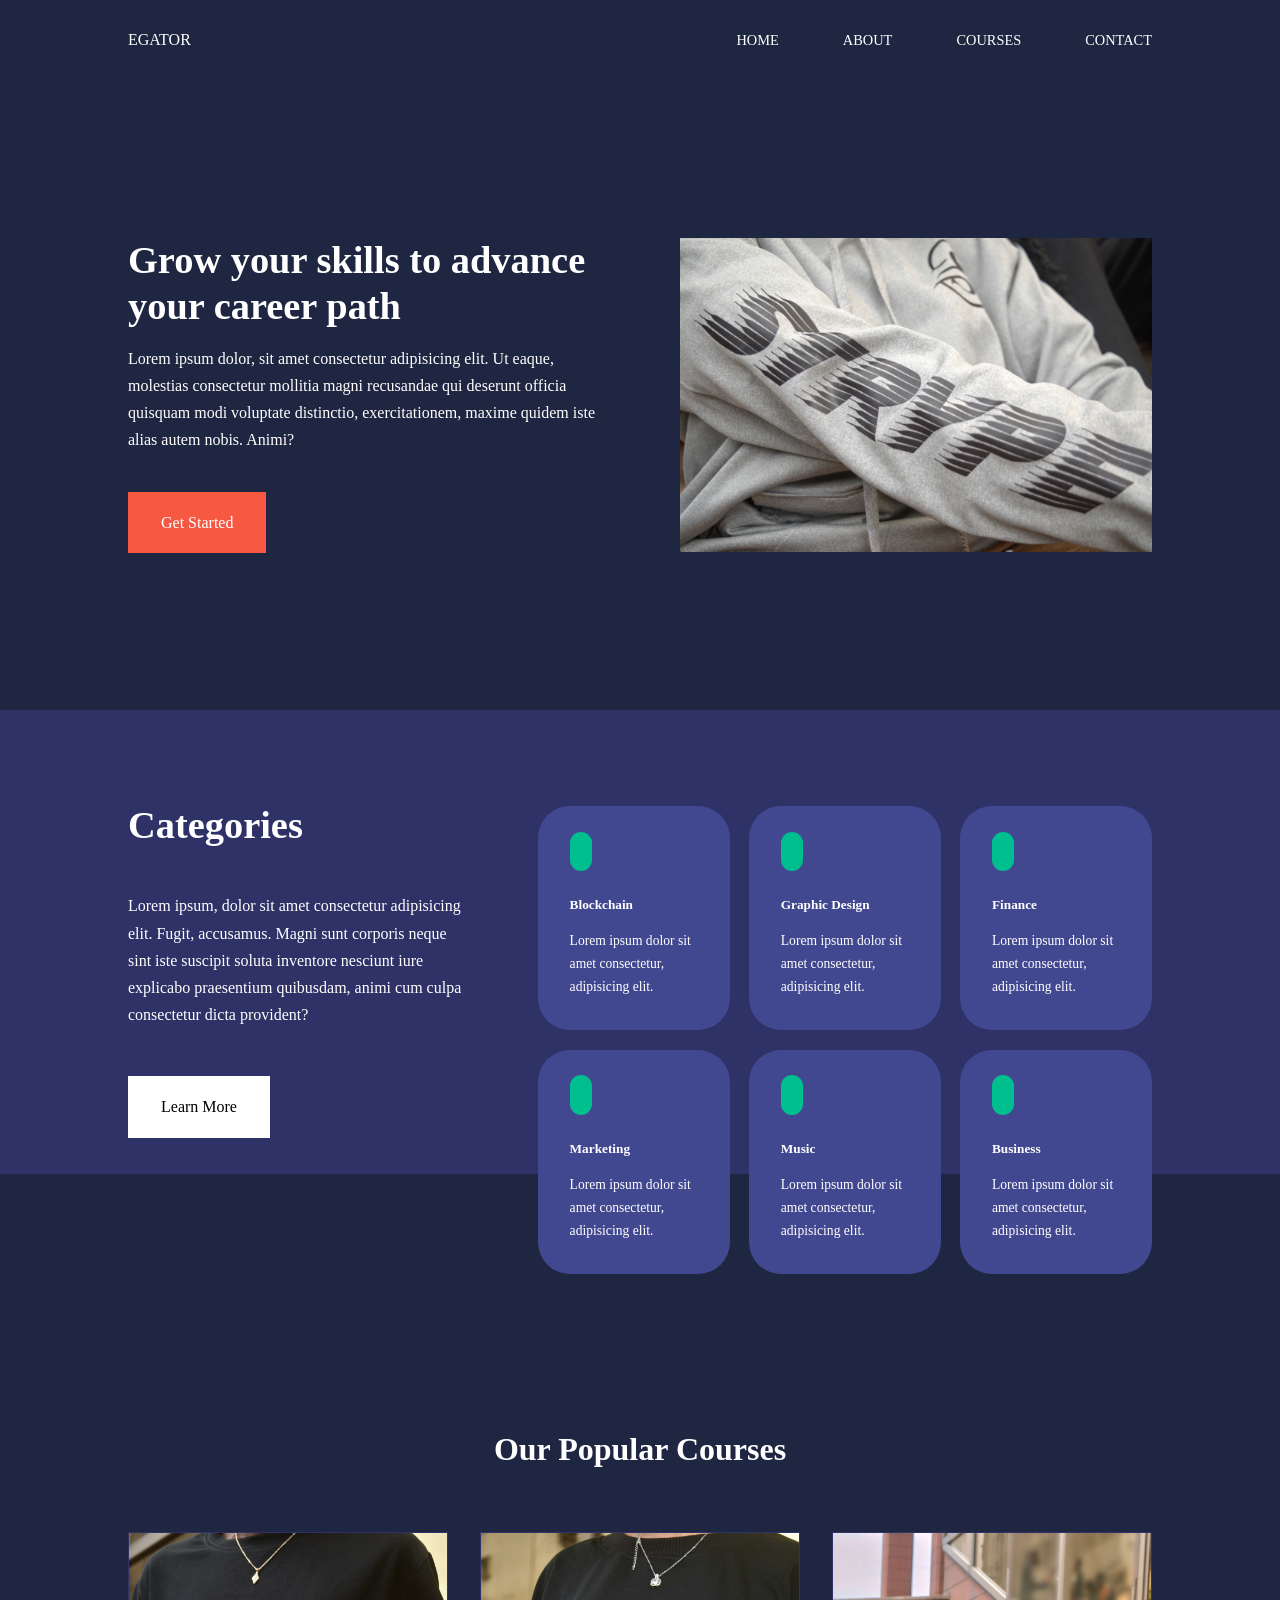
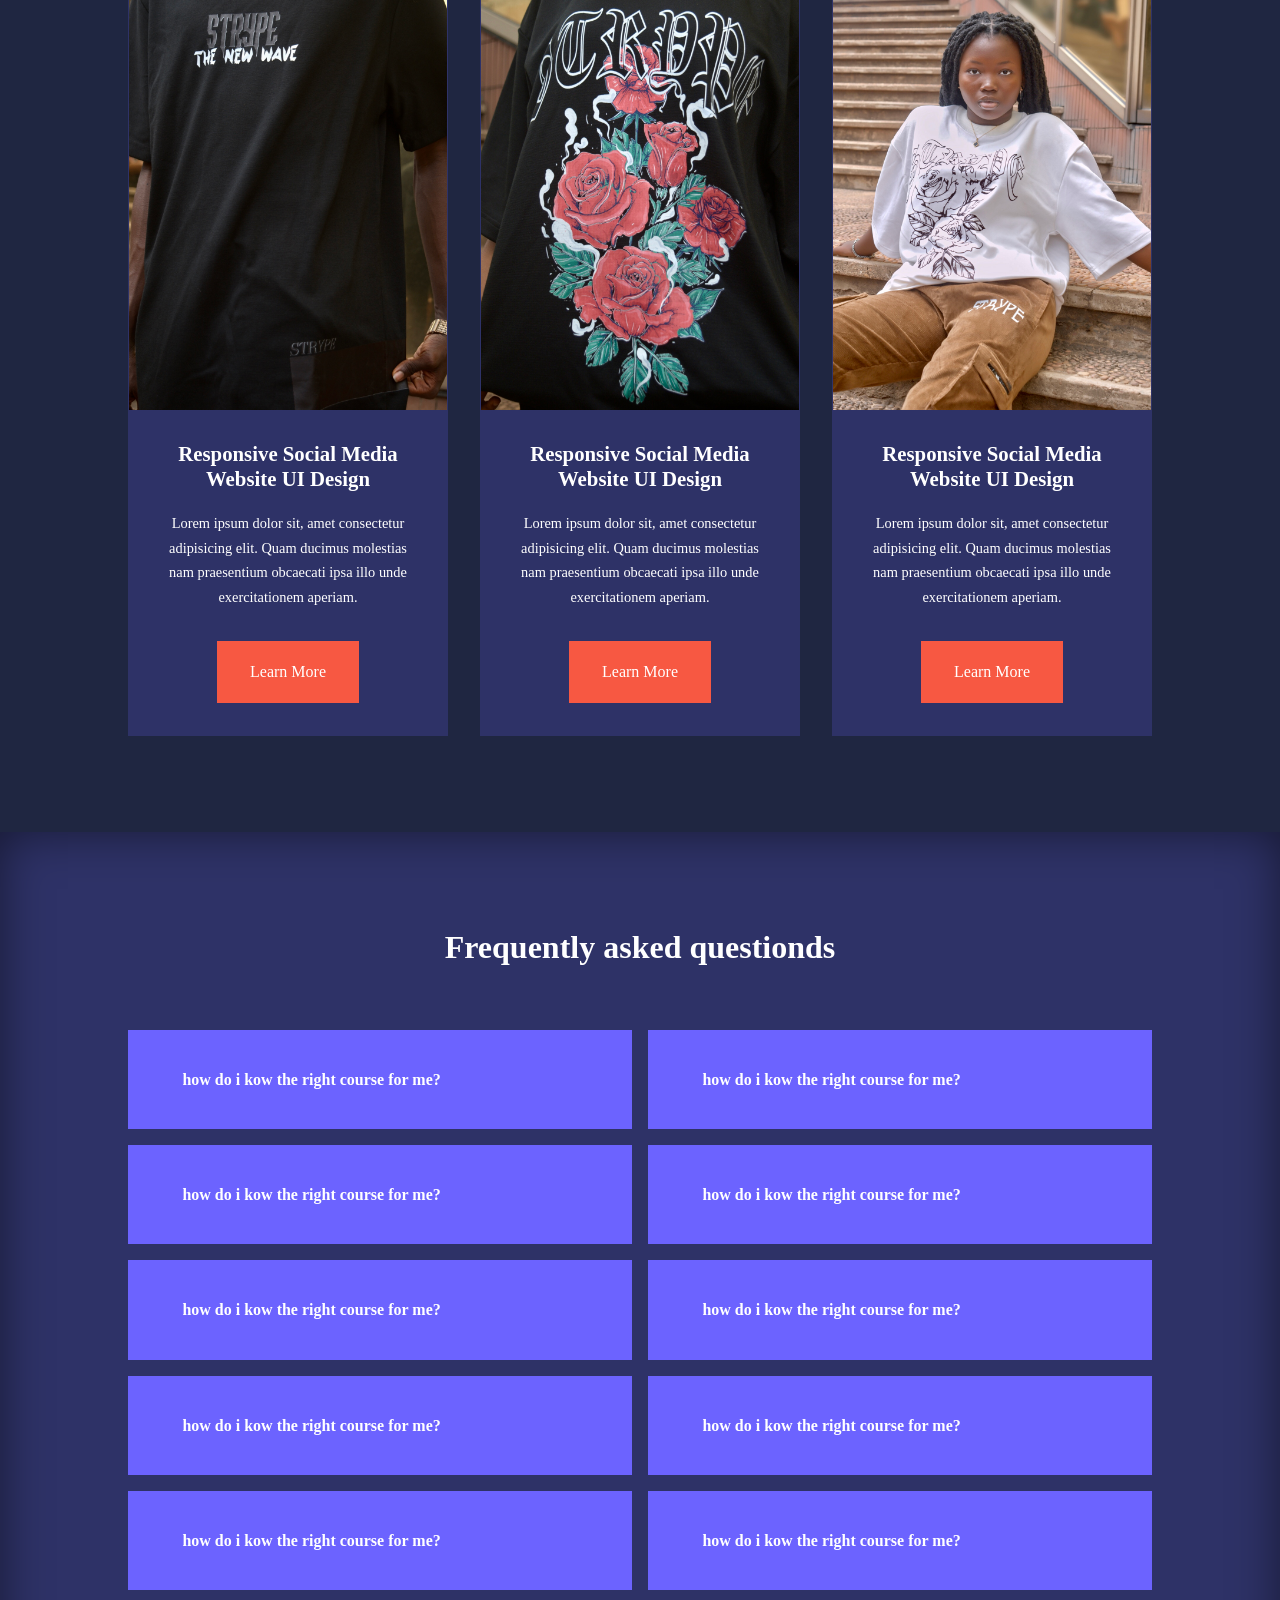
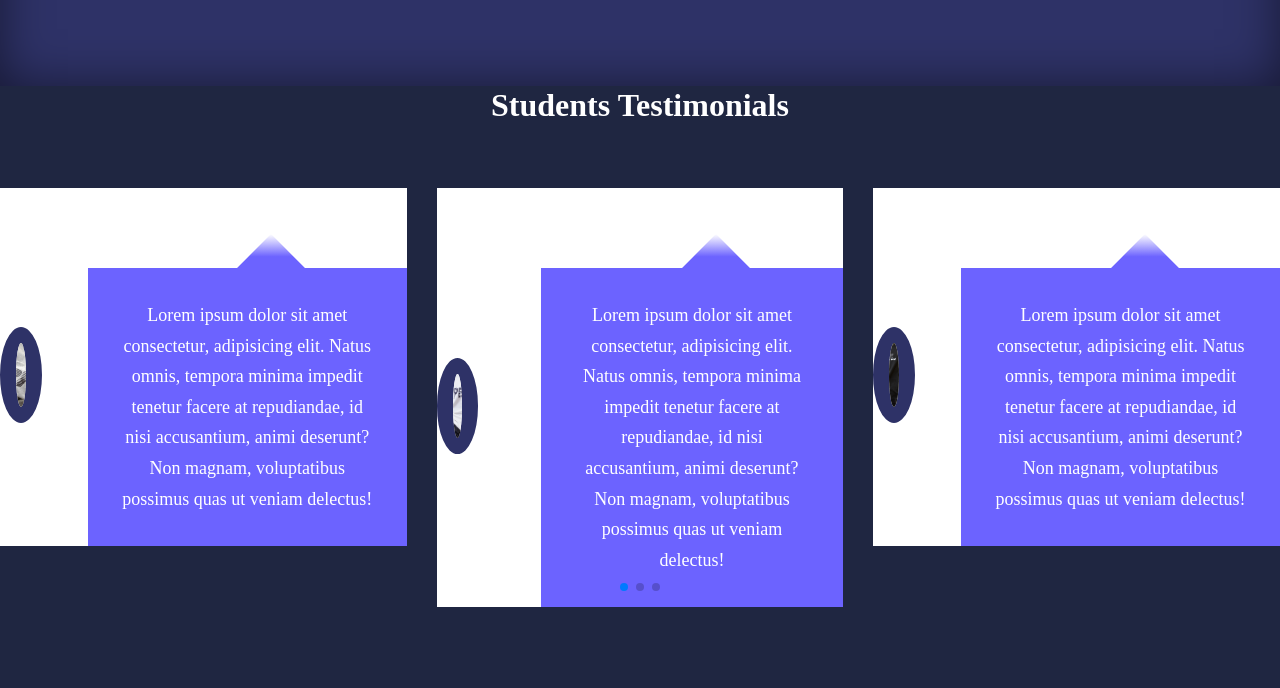
<file: egator rebuild/index.html>
<!DOCTYPE html>
<html lang="en">
<head>
    <meta charset="UTF-8">
    <meta http-equiv="X-UA-Compatible" content="IE=edge">
    <meta name="viewport" content="width=device-width, initial-scale=1.0">
    <title>Document</title>


    <link rel="stylesheet" href="https://unicons.iconscout.com/release/v4.0.8/css/line.css">



    <!-- swiperjs------------------------------------------------------------------------------------- -->
    <link
    rel="stylesheet"
    href="https://cdn.jsdelivr.net/npm/swiper@10/swiper-bundle.min.css"/>
    
    

    <link rel="stylesheet" href="./css/style.css">
</head>
<body>
    <nav>
        <div class="container nav__container">
            <a href="index.html">EGATOR</a>
            <ul class="nav__menu">
                <li><a href="index.html">HOME</a></li>
                <li><a href="about.html">ABOUT</a></li>
                <li><a href="courses.html">COURSES</a></li>
                <li><a href="contact.html">CONTACT</a></li>
            </ul>
            <button id="open-menu-btn"><i class="uil uil-bars"></i></button>
            <button id="open-menu-btn"><i class="uil uil-multiply"></i></button>
        </div>
    </nav>
    <!-- --------------------end offf navbar --------------------------------------------->


    <header>
        <div class="container header__container">
            <div class="header__left">
                <h1>Grow your skills to advance your career path</h1>
                <p>
                    Lorem ipsum dolor, sit amet consectetur adipisicing elit. Ut eaque, molestias consectetur mollitia magni recusandae qui deserunt officia quisquam modi voluptate distinctio, exercitationem, maxime quidem iste alias autem nobis. Animi?
                </p>
                <a href="couses.html" class="btn btn-primary">Get Started</a>
            </div>

            <div class="header__right">
                <div class="header__right-image">
                    <img src="image/image00001.jpeg" alt="">
                </div>
            </div>
        </div>
    </header>
    <!-- --------------------end offf header --------------------------------------------->


    <section class="categories">
        <div class="container categories__container">
            <div class="categories__left">
                <h1>Categories</h1>
                <p>
                    Lorem ipsum, dolor sit amet consectetur adipisicing elit. Fugit, accusamus. Magni sunt corporis neque sint iste suscipit soluta inventore nesciunt iure explicabo praesentium quibusdam, animi cum culpa consectetur dicta provident?
                </p>
                <a href="#" class="btn">Learn More</a>
            </div>

            <div class="categories__right">
                <article class="category">
                    <span class="category__icon"><i class="uil uil-bitcoin-circle"></i></span>
                    <h5>Blockchain</h5>
                    <p>Lorem ipsum dolor sit amet consectetur, adipisicing elit.</p>
                </article>

                <article class="category">
                    <span class="category__icon"><i class="uil uil-palette"></i></span>
                    <h5>Graphic Design</h5>
                    <p>Lorem ipsum dolor sit amet consectetur, adipisicing elit.</p>
                </article>

                <article class="category">
                    <span class="category__icon"><i class="uil uil-usd-circle"></i></span>
                    <h5>Finance</h5>
                    <p>Lorem ipsum dolor sit amet consectetur, adipisicing elit.</p>
                </article>

                <article class="category">
                    <span class="category__icon"><i class="uil uil-megaphone"></i></span>
                    <h5>Marketing</h5>
                    <p>Lorem ipsum dolor sit amet consectetur, adipisicing elit.</p>
                </article>

                <article class="category">
                    <span class="category__icon"><i class="uil uil-music"></i></span>
                    <h5>Music</h5>
                    <p>Lorem ipsum dolor sit amet consectetur, adipisicing elit.</p>
                </article>

                <article class="category">
                    <span class="category__icon"><i class="uil uil-puzzle-piece"></i></span>
                    <h5>Business</h5>
                    <p>Lorem ipsum dolor sit amet consectetur, adipisicing elit.</p>
                </article>
            </div>
        </div>
    </section>

    <!-----------------------------end of categories------------------------------------------  -->


    <section class="courses">
        <h2>Our Popular Courses</h2>
        <div class="container courses__container">
            <article class="course">
                <div class="course__image">
                    <img src="image/image00003.jpeg" alt="">
                </div>
                <div class="course__info">
                    <h4>Responsive Social Media Website UI Design</h4>
                    <p>
                        Lorem ipsum dolor sit, amet consectetur adipisicing elit. Quam ducimus molestias nam praesentium obcaecati ipsa illo unde exercitationem aperiam.
                    </p>
                <a href="course.html" class="btn btn-primary">Learn More</a>
                </div>
                
            </article>

            <article class="course">
                <div class="course__image">
                    <img src="image/image00004.jpeg" alt="">
                </div>
                <div class="course__info">
                    <h4>Responsive Social Media Website UI Design</h4>
                    <p>
                        Lorem ipsum dolor sit, amet consectetur adipisicing elit. Quam ducimus molestias nam praesentium obcaecati ipsa illo unde exercitationem aperiam.
                    </p>
                <a href="course.html" class="btn btn-primary">Learn More</a>
            </article>

            <article class="course">
                <div class="course__image">
                    <img src="image/image00011.jpeg" alt="">
                </div>
                <div class="course__info">
                    <h4>Responsive Social Media Website UI Design</h4>
                    <p>
                        Lorem ipsum dolor sit, amet consectetur adipisicing elit. Quam ducimus molestias nam praesentium obcaecati ipsa illo unde exercitationem aperiam.
                    </p>
                <a href="course.html" class="btn btn-primary">Learn More</a>
            </article>

        </div>
    </section>

    <!-- ----------------------------------------------------end of courses------------------------------ -->

    <section class="faqs">
        <h2>Frequently asked questionds</h2>
        <div class="container faqs__container">
            <article class="faq">
                <div class="faq__icon"><i class="uil uil-plus"></i></div>
                <div class="question__answer">
                    <h4>how do i kow the right course for me?</h4>
                    <p>
                        Lorem ipsum dolor sit amet, consectetur adipisicing elit. Exercitationem ipsam vel nesciunt, reiciendis aliquam debitis perspiciatis quia commodi temporibus assumenda fuga cupiditate facere quos nam id ducimus tempora dolore corrupti?
                    </p>
                </div>
            </article>

            <article class="faq">
                <div class="faq__icon"><i class="uil uil-plus"></i></div>
                <div class="question__answer">
                    <h4>how do i kow the right course for me?</h4>
                    <p>
                        Lorem ipsum dolor sit amet, consectetur adipisicing elit. Exercitationem ipsam vel nesciunt, reiciendis aliquam debitis perspiciatis quia commodi temporibus assumenda fuga cupiditate facere quos nam id ducimus tempora dolore corrupti?
                    </p>
                </div>
            </article>

            <article class="faq">
                <div class="faq__icon"><i class="uil uil-plus"></i></div>
                <div class="question__answer">
                    <h4>how do i kow the right course for me?</h4>
                    <p>
                        Lorem ipsum dolor sit amet, consectetur adipisicing elit. Exercitationem ipsam vel nesciunt, reiciendis aliquam debitis perspiciatis quia commodi temporibus assumenda fuga cupiditate facere quos nam id ducimus tempora dolore corrupti?
                    </p>
                </div>
            </article>

            <article class="faq">
                <div class="faq__icon"><i class="uil uil-plus"></i></div>
                <div class="question__answer">
                    <h4>how do i kow the right course for me?</h4>
                    <p>
                        Lorem ipsum dolor sit amet, consectetur adipisicing elit. Exercitationem ipsam vel nesciunt, reiciendis aliquam debitis perspiciatis quia commodi temporibus assumenda fuga cupiditate facere quos nam id ducimus tempora dolore corrupti?
                    </p>
                </div>
            </article>

            <article class="faq">
                <div class="faq__icon"><i class="uil uil-plus"></i></div>
                <div class="question__answer">
                    <h4>how do i kow the right course for me?</h4>
                    <p>
                        Lorem ipsum dolor sit amet, consectetur adipisicing elit. Exercitationem ipsam vel nesciunt, reiciendis aliquam debitis perspiciatis quia commodi temporibus assumenda fuga cupiditate facere quos nam id ducimus tempora dolore corrupti?
                    </p>
                </div>
            </article>

            <article class="faq">
                <div class="faq__icon"><i class="uil uil-plus"></i></div>
                <div class="question__answer">
                    <h4>how do i kow the right course for me?</h4>
                    <p>
                        Lorem ipsum dolor sit amet, consectetur adipisicing elit. Exercitationem ipsam vel nesciunt, reiciendis aliquam debitis perspiciatis quia commodi temporibus assumenda fuga cupiditate facere quos nam id ducimus tempora dolore corrupti?
                    </p>
                </div>
            </article>

            <article class="faq">
                <div class="faq__icon"><i class="uil uil-plus"></i></div>
                <div class="question__answer">
                    <h4>how do i kow the right course for me?</h4>
                    <p>
                        Lorem ipsum dolor sit amet, consectetur adipisicing elit. Exercitationem ipsam vel nesciunt, reiciendis aliquam debitis perspiciatis quia commodi temporibus assumenda fuga cupiditate facere quos nam id ducimus tempora dolore corrupti?
                    </p>
                </div>
            </article>

            <article class="faq">
                <div class="faq__icon"><i class="uil uil-plus"></i></div>
                <div class="question__answer">
                    <h4>how do i kow the right course for me?</h4>
                    <p>
                        Lorem ipsum dolor sit amet, consectetur adipisicing elit. Exercitationem ipsam vel nesciunt, reiciendis aliquam debitis perspiciatis quia commodi temporibus assumenda fuga cupiditate facere quos nam id ducimus tempora dolore corrupti?
                    </p>
                </div>
            </article>

            <article class="faq">
                <div class="faq__icon"><i class="uil uil-plus"></i></div>
                <div class="question__answer">
                    <h4>how do i kow the right course for me?</h4>
                    <p>
                        Lorem ipsum dolor sit amet, consectetur adipisicing elit. Exercitationem ipsam vel nesciunt, reiciendis aliquam debitis perspiciatis quia commodi temporibus assumenda fuga cupiditate facere quos nam id ducimus tempora dolore corrupti?
                    </p>
                </div>
            </article>

            <article class="faq">
                <div class="faq__icon"><i class="uil uil-plus"></i></div>
                <div class="question__answer">
                    <h4>how do i kow the right course for me?</h4>
                    <p>
                        Lorem ipsum dolor sit amet, consectetur adipisicing elit. Exercitationem ipsam vel nesciunt, reiciendis aliquam debitis perspiciatis quia commodi temporibus assumenda fuga cupiditate facere quos nam id ducimus tempora dolore corrupti?
                    </p>
                </div>
            </article>

        </div>
    </section>
    <!-- ----------------------------------------------end of faqs------------------------------------------------ -->



    <section class="container testimonials__container swiper mySwiper">

        <h2>Students Testimonials</h2>
        
        <div class="swiper-wrapper">

            <article class="testimonial swiper-slide">
                <div class="avatar"> 
                    <img src="image/image00001.jpeg" alt="">
                </div>
                <div class="testimonial__info">
                    <h5>Diana Ayi</h5>
                    <small>Student</small>
                </div>
                <div class="testimonial__body">
                    <p>
                        Lorem ipsum dolor sit amet consectetur, adipisicing elit. Natus omnis, tempora minima impedit tenetur facere at repudiandae, id nisi accusantium, animi deserunt? Non magnam, voluptatibus possimus quas ut veniam delectus!
                    </p>
                </div>
            </article>

            <article class="testimonial swiper-slide">
                <div class="avatar"> 
                    <img src="image/image00002.jpeg" alt="">
                </div>
                <div class="testimonial__info">
                    <h5>Ernest Achiever</h5>
                    <small>Web Developer</small>
                </div>
                <div class="testimonial__body">
                    <p>
                        Lorem ipsum dolor sit amet consectetur, adipisicing elit. Natus omnis, tempora minima impedit tenetur facere at repudiandae, id nisi accusantium, animi deserunt? Non magnam, voluptatibus possimus quas ut veniam delectus!
                    </p>
                </div>
            </article>

            <article class="testimonial swiper-slide">
                <div class="avatar"> 
                    <img src="image/image00003.jpeg" alt="">
                </div>
                <div class="testimonial__info">
                    <h5>Eden Quist</h5>
                    <small>Student</small>
                </div>
                <div class="testimonial__body">
                    <p>
                        Lorem ipsum dolor sit amet consectetur, adipisicing elit. Natus omnis, tempora minima impedit tenetur facere at repudiandae, id nisi accusantium, animi deserunt? Non magnam, voluptatibus possimus quas ut veniam delectus!
                    </p>
                </div>
            </article>

            <article class="testimonial swiper-slide">
                <div class="avatar"> 
                    <img src="image/image00004.jpeg" alt="">
                </div>
                <div class="testimonial__info">
                    <h5>Naija Bintu</h5>
                    <small>Student</small>
                </div>
                <div class="testimonial__body">
                    <p>
                        Lorem ipsum dolor sit amet consectetur, adipisicing elit. Natus omnis, tempora minima impedit tenetur facere at repudiandae, id nisi accusantium, animi deserunt? Non magnam, voluptatibus possimus quas ut veniam delectus!
                    </p>
                </div>
            </article>

            <article class="testimonial swiper-slide">
                <div class="avatar"> 
                    <img src="image/image00001.jpeg" alt="">
                </div>
                <div class="testimonial__info">
                    <h5>Diana Ayi</h5>
                    <small>Student</small>
                </div>
                <div class="testimonial__body">
                    <p>
                        Lorem ipsum dolor sit amet consectetur, adipisicing elit. Natus omnis, tempora minima impedit tenetur facere at repudiandae, id nisi accusantium, animi deserunt? Non magnam, voluptatibus possimus quas ut veniam delectus!
                    </p>
                </div>
            </article>

            <div class="swiper-pagination"></div>

        </div>
    </section>





    <script src="https://cdn.jsdelivr.net/npm/swiper@10/swiper-bundle.min.js"></script>

    <script src="main.js"></script>

    <script>
        var swiper = new Swiper(".mySwiper", {
          slidesPerView: 3,
          spaceBetween: 30,
          pagination: {
            el: ".swiper-pagination",
            clickable: true,
          },
        });
    </script>

</body>
</html>
</file>
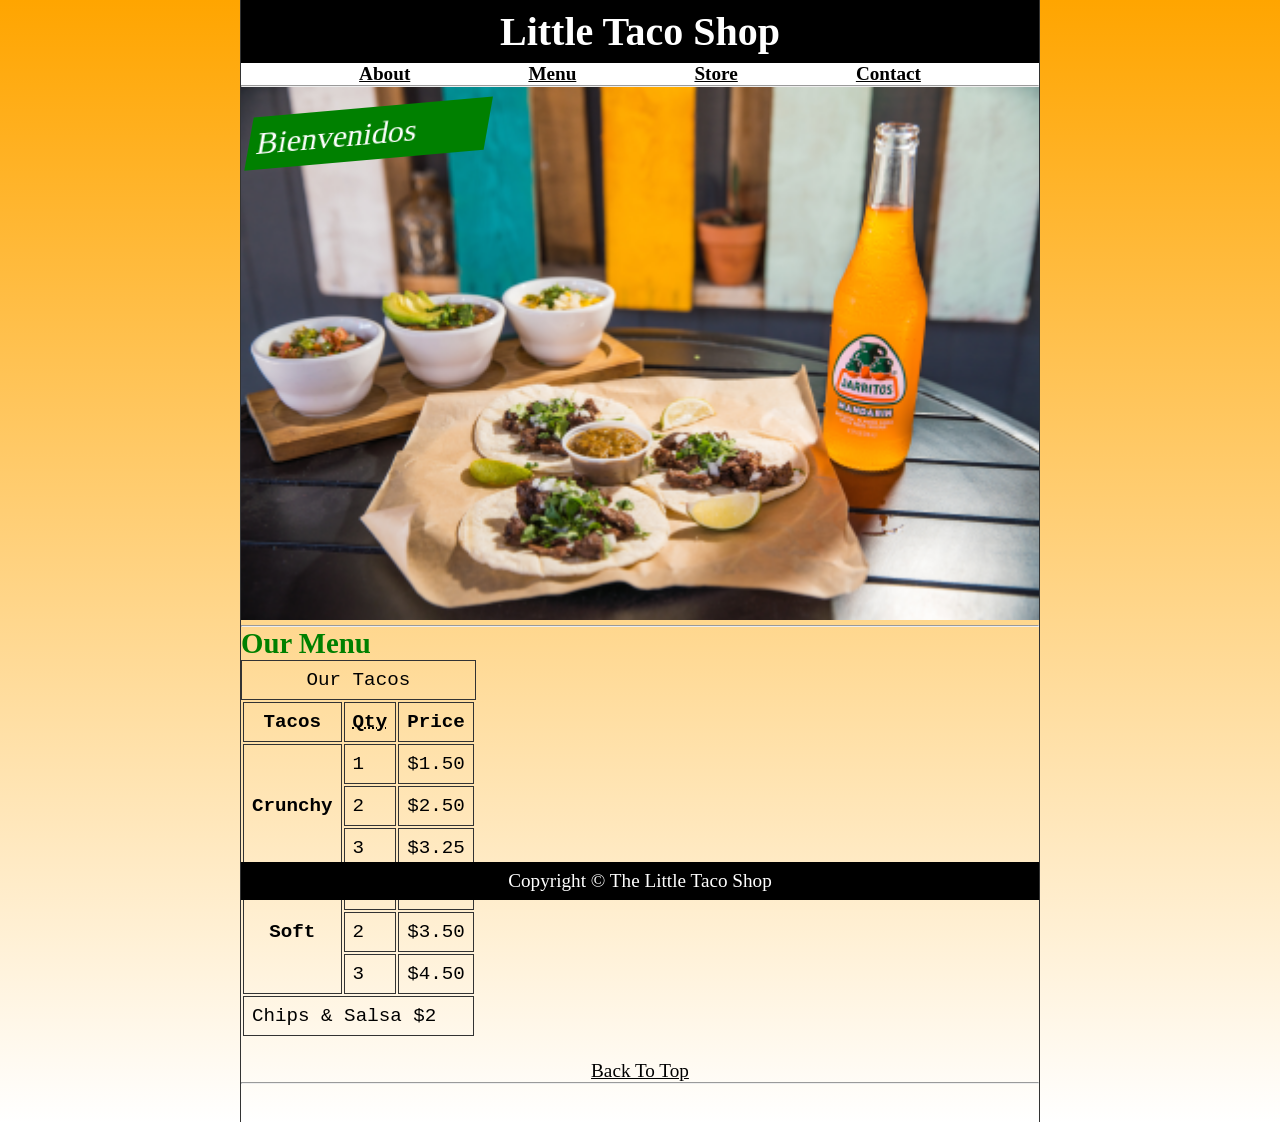
<file: little taco shop/index.html>
<!DOCTYPE html>
<html lang="en">

<head>
    <meta charset="UTF-8">
    <meta name="author" content="Dave Gray">
    <meta name="description" content="The official website for The Little Taco Shop">
    <title>The Little Taco Shop</title>
    <link rel="icon" href="favicon.ico" type="image/x-icon">
    <link rel="stylesheet" href="css/style.css">
</head>

<body>
    <header>
        <h1>Little Taco Shop</h1>
        <nav class="links">
            <ul>
                <li>
                    <a href="about.html">About</a>
                </li>
                <li>
                    <a href="#menu">Menu</a>
                </li>
                <li>
                    <a href="hours.html">Store</a>
                </li>
                <li>
                    <a href="contact.html">Contact</a>
                </li>
            </ul>
        </nav>

    </header>
    <hr>
    <main>
        <div class="design">
            Bienvenidos
        </div>
        <figure>
            <img src="img/tacos_and_drink_400x267.png" alt="Tacos and a Drink" title="We love tacos!" width="400"
                height="267">
            <figcaption>
                Tacos and a Drink
            </figcaption>
        </figure>
        <hr>
        <article id="menu" >
            <h2>Our Menu</h2>
            <table>
                <caption>Our Tacos</caption>
                <thead>
                    <tr>
                        <th>Tacos</th>
                        <th scope="col"><abbr title="Quantity">Qty</abbr></th>
                        <th scope="col">Price</th>
                    </tr>
                </thead>
                <tbody>
                    <tr>
                        <th scope="row" rowspan="3">
                            Crunchy
                        </th>
                        <td>1</td>
                        <td>$1.50</td>
                    </tr>
                    <tr>
                        <td>2</td>
                        <td>$2.50</td>
                    </tr>
                    <tr>
                        <td>3</td>
                        <td>$3.25</td>
                    </tr>
                    <tr>
                        <th scope="row" rowspan="3">
                            Soft
                        </th>
                        <td>1</td>
                        <td>$2.00</td>
                    </tr>
                    <tr>
                        <td>2</td>
                        <td>$3.50</td>
                    </tr>
                    <tr>
                        <td>3</td>
                        <td>$4.50</td>
                    </tr>
                </tbody>
                <tfoot>
                    <tr>
                        <td colspan="3">
                            Chips &amp; Salsa $2
                        </td>
                    </tr>
                </tfoot>
            </table>
            <br>
           
        </article>
        <p>
            <div class="top"><a href="#">Back To Top</a>
            </div>
        </p>
    </main>
    <hr>
    <footer>
        <p>Copyright &copy; The Little Taco Shop</p>
    </footer>
</body>

</html>
</file>
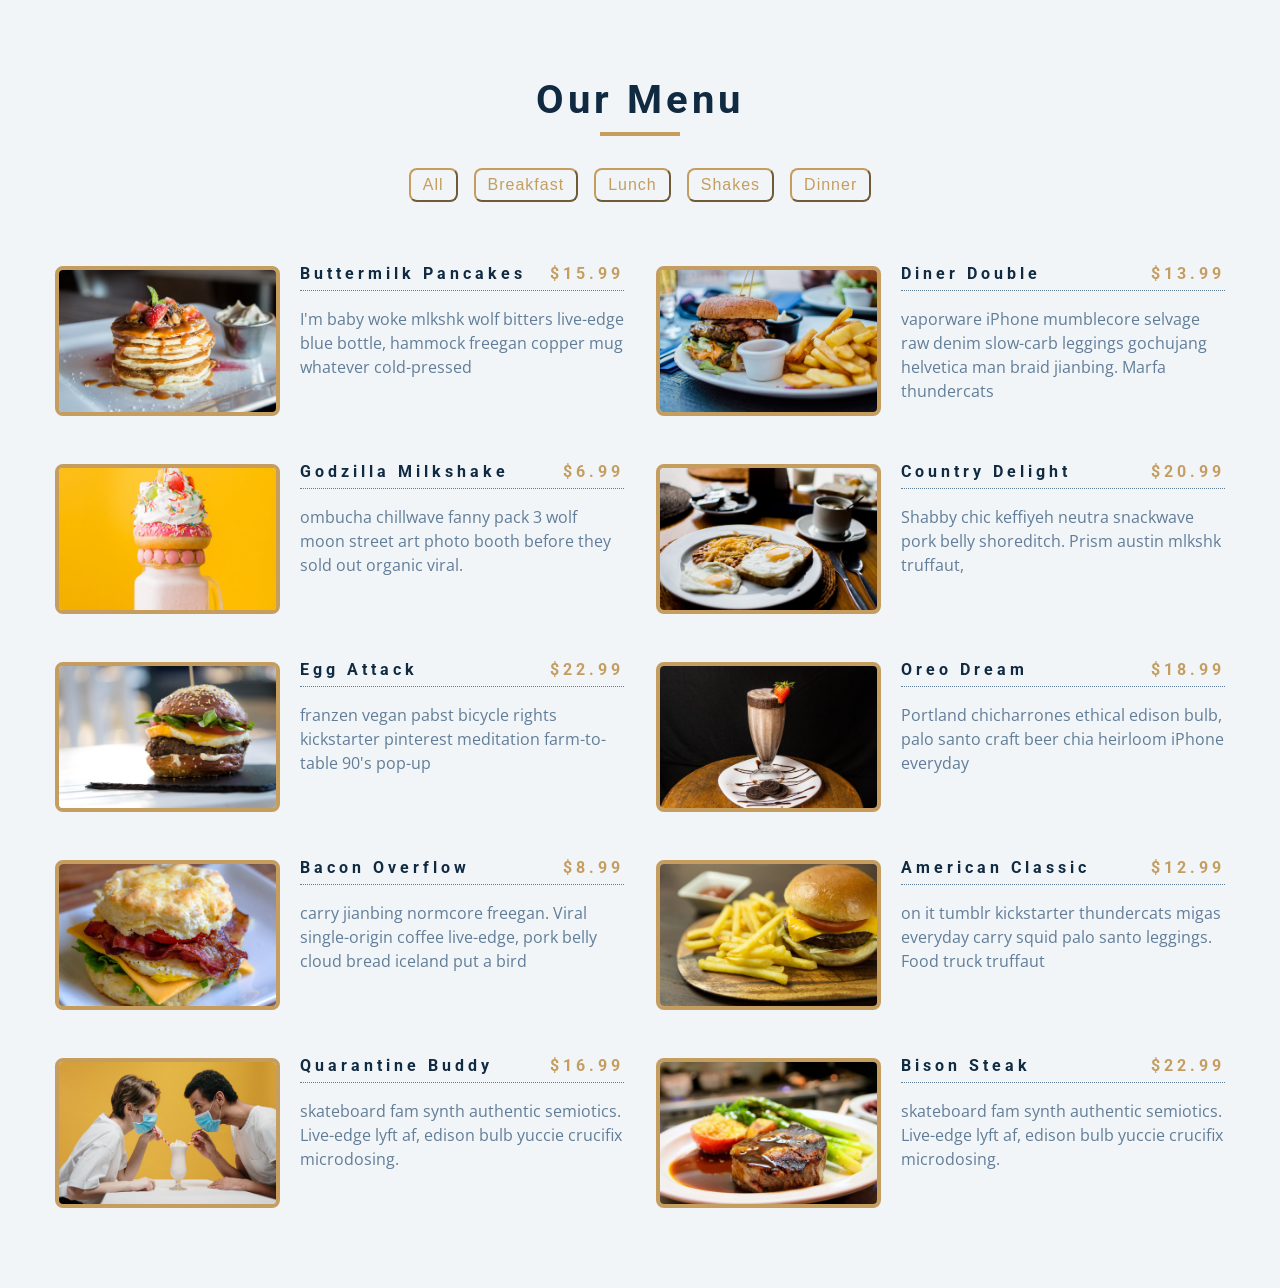
<file: menu pick/index.html>
<!DOCTYPE html>
<html lang="en">
  <head>
    <meta charset="UTF-8" />
    <meta name="viewport" content="width=device-width, initial-scale=1.0" />
    <title>Menu</title>
    <!-- font-awesome -->
    <link
      rel="stylesheet"
      href="https://cdnjs.cloudflare.com/ajax/libs/font-awesome/5.14.0/css/all.min.css"
    />
    <!-- styles -->
    <link rel="stylesheet" href="styles.css" />
  </head>
  <body>
    <section class="menu">
      <!-- title -->
      <div class="title">
        <h2>our menu</h2>
        <div class="underline"></div>
      </div>
      <!-- filter buttons -->
      <div class="btn-container">
        <!-- <button type="button" class="filter-btn" data-id="all">all</button>
        <button type="button" class="filter-btn" data-id="breakfast">
          breakfast
        </button>
        <button type="button" class="filter-btn" data-id="lunch">lunch</button>
        <button type="button" class="filter-btn" data-id="shakes">
          shakes
        </button> -->
      </div>
      <!-- menu items -->
      <div class="section-center">
        <!-- single item -->
        <article class="menu-item">
          <img src="./menu-item.jpeg" alt="menu item" class="photo" />
          <div class="item-info">
            <header>
              <h4>buttermilk pancakes</h4>
              <h4 class="price">$15</h4>
            </header>
            <p class="item-text">
              Lorem ipsum dolor sit amet consectetur adipisicing elit.
              Repudiandae, sint quam. Et reprehenderit fugiat nesciunt inventore
              laboriosam excepturi! Quo, officia.
            </p>
          </div>
        </article>
        <!-- end of single item -->
        <!-- single item -->
        <article class="menu-item">
          <img src="./menu-item.jpeg" alt="menu item" class="photo" />
          <div class="item-info">
            <header>
              <h4>buttermilk pancakes</h4>
              <h4 class="price">$15</h4>
            </header>
            <p class="item-text">
              Lorem ipsum dolor sit amet consectetur adipisicing elit.
              Repudiandae, sint quam. Et reprehenderit fugiat nesciunt inventore
              laboriosam excepturi! Quo, officia.
            </p>
          </div>
        </article>
        <!-- end of single item -->
        <!-- single item -->
        <article class="menu-item">
          <img src="./menu-item.jpeg" alt="menu item" class="photo" />
          <div class="item-info">
            <header>
              <h4>buttermilk pancakes</h4>
              <h4 class="price">$15</h4>
            </header>
            <p class="item-text">
              Lorem ipsum dolor sit amet consectetur adipisicing elit.
              Repudiandae, sint quam. Et reprehenderit fugiat nesciunt inventore
              laboriosam excepturi! Quo, officia.
            </p>
          </div>
        </article>
        <!-- end of single item -->
      </div>
    </section>
    <!-- javascript -->
    <script src="app.js"></script>
  </body>
</html>
</file>
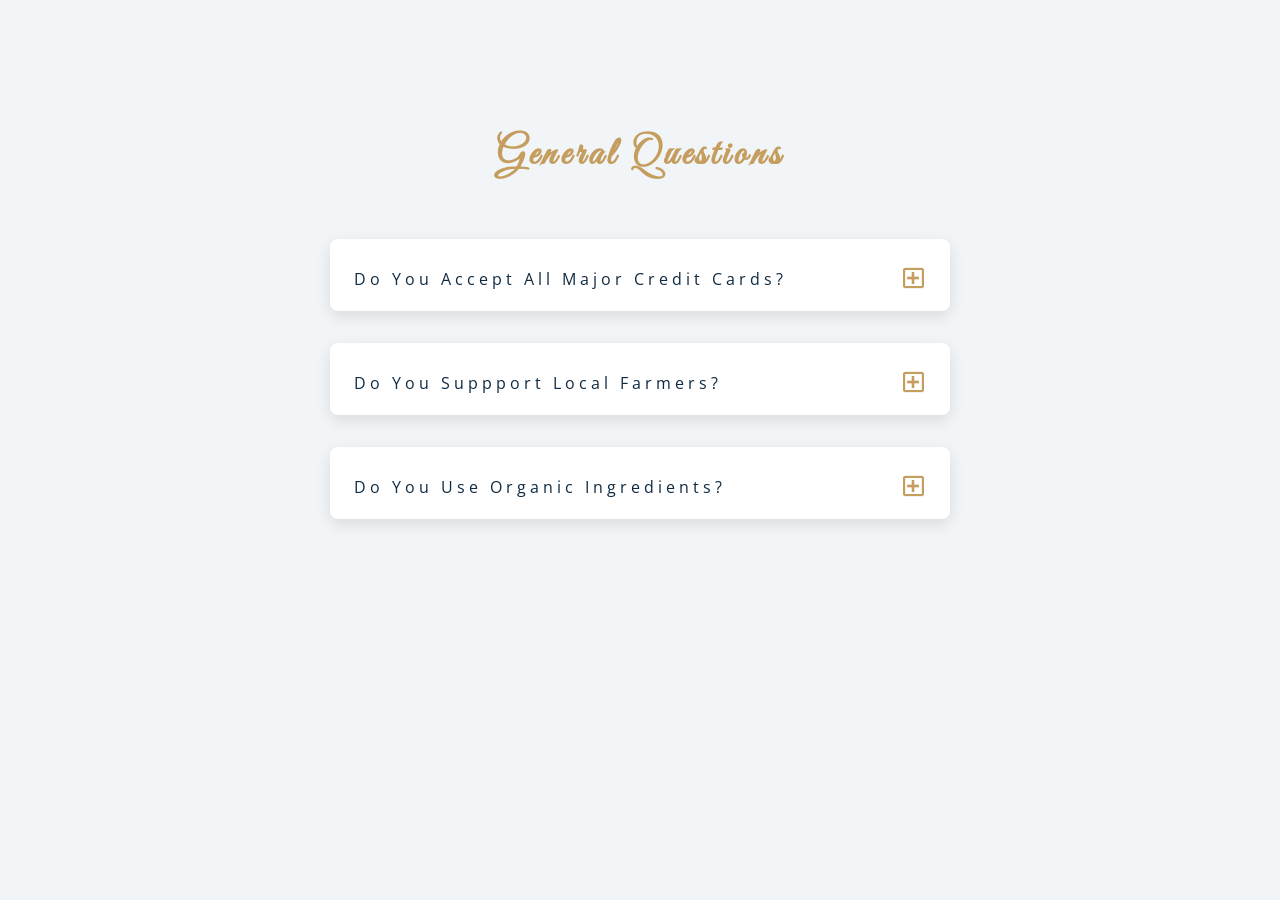
<file: Q & A/index.html>
<!DOCTYPE html>
<html lang="en">
  <head>
    <meta charset="UTF-8" />
    <meta name="viewport" content="width=device-width, initial-scale=1.0" />
    <title>Q & A</title>
    <!-- font-awesome -->
    <link rel="stylesheet" href="https://cdnjs.cloudflare.com/ajax/libs/font-awesome/5.14.0/css/all.min.css" />
    <!-- extra fonts -->
    <link
      href="https://fonts.googleapis.com/css?family=Great+Vibes&display=swap"
      rel="stylesheet"
    />
    <!-- styles -->
    <link rel="stylesheet" href="styles.css" />
  </head>
  <body>
      <section class="questions">
        <!-- title -->
        <div class="title">
          <h2>general questions</h2>
        </div>
        <!-- questions -->
        <div class="section-center">
          <!-- single question -->
          <article class="question">
            <!-- question title -->
            <div class="question-title">
              <p>do you accept all major credit cards?</p>
              <button type="button" class="question-btn">
                <span class="plus-icon">
                  <i class="far fa-plus-square"></i>
                </span>
                <span class="minus-icon">
                  <i class="far fa-minus-square"></i>
                </span>
              </button>
            </div>
            <!-- question text -->
            <div class="question-text">
              <p>
                Lorem ipsum dolor sit amet, consectetur adipisicing elit. Est
                dolore illo dolores quia nemo doloribus quaerat, magni numquam
                repellat reprehenderit.
              </p>
            </div>
          </article>
          <!-- end of single question -->
          <!-- single question -->
          <article class="question">
            <!-- question title -->
            <div class="question-title">
              <p>do you suppport local farmers?</p>
              <button type="button" class="question-btn">
                <span class="plus-icon">
                  <i class="far fa-plus-square"></i>
                </span>
                <span class="minus-icon">
                  <i class="far fa-minus-square"></i>
                </span>
              </button>
            </div>
            <!-- question text -->
            <div class="question-text">
              <p>
                Lorem ipsum dolor sit amet, consectetur adipisicing elit. Est
                dolore illo dolores quia nemo doloribus quaerat, magni numquam
                repellat reprehenderit.
              </p>
            </div>
          </article>
          <!-- end of single question -->
          <!-- single question -->
          <article class="question">
            <!-- question title -->
            <div class="question-title">
              <p>do you use organic ingredients?</p>
              <!-- button -->
              <button type="button" class="question-btn">
                <span class="plus-icon">
                  <i class="far fa-plus-square"></i>
                </span>
                <span class="minus-icon">
                  <i class="far fa-minus-square"></i>
                </span>
              </button>
            </div>
            <!-- question text -->
            <div class="question-text">
              <p>
                Lorem ipsum dolor sit amet, consectetur adipisicing elit. Est
                dolore illo dolores quia nemo doloribus quaerat, magni numquam
                repellat reprehenderit.
              </p>
            </div>
          </article>
          <!-- end of single question -->
      </section>
    </main>
    <!-- javascript -->
    <script src="app.js"></script>
  </body>
</html>
</file>
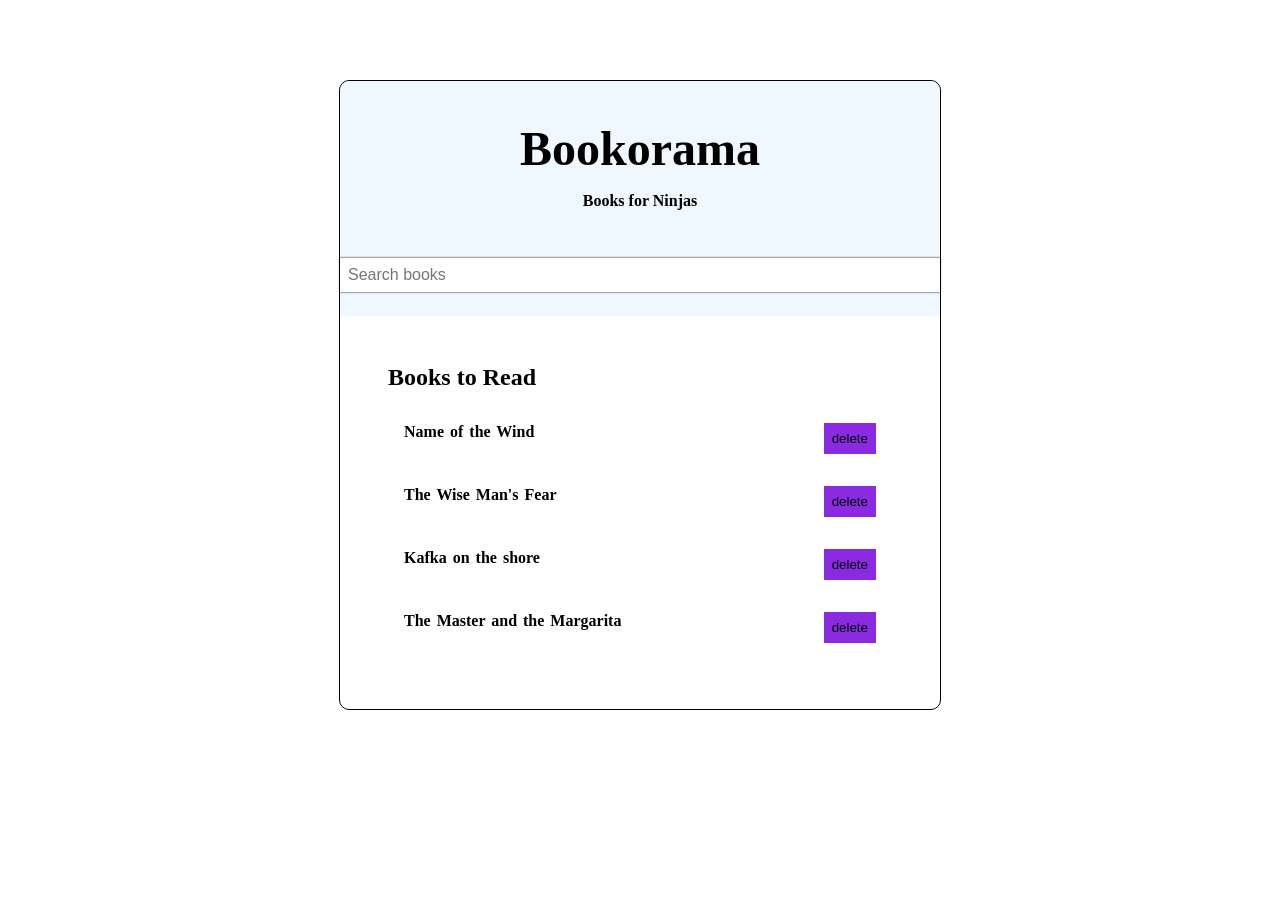
<file: youtube event/index.html>
<!DOCTYPE html>
<html lang="en">
  <head>
    <meta charset="UTF-8" />
    <meta name="viewport" content="width=device-width, initial-scale=1.0" />
    <title>Book of Ninjas</title>
    <link rel="stylesheet" href="style.css" />
  </head>
  <body>
    <main>
      <header>
        <h1>Bookorama</h1>
        <p>Books for Ninjas</p>
        <input type="text" placeholder="Search books" />
      </header>
      <div>
        <h2>Books to Read</h2>
        <ul>
          <li>
            <span>Name of the Wind</span>
            <button class="delete">delete</button>
          </li>
          <li>
            <span>The Wise Man's Fear</span>
            <button class="delete">delete</button>
          </li>
          <li>
            <span>Kafka on the shore</span>
            <button class="delete">delete</button>
          </li>
          <li>
            <span>The Master and the Margarita</span>
            <button class="delete">delete</button>
          </li>
        </ul>
      </div>
    </main>
    <script src="index.js"></script>
  </body>
</html>
</file>
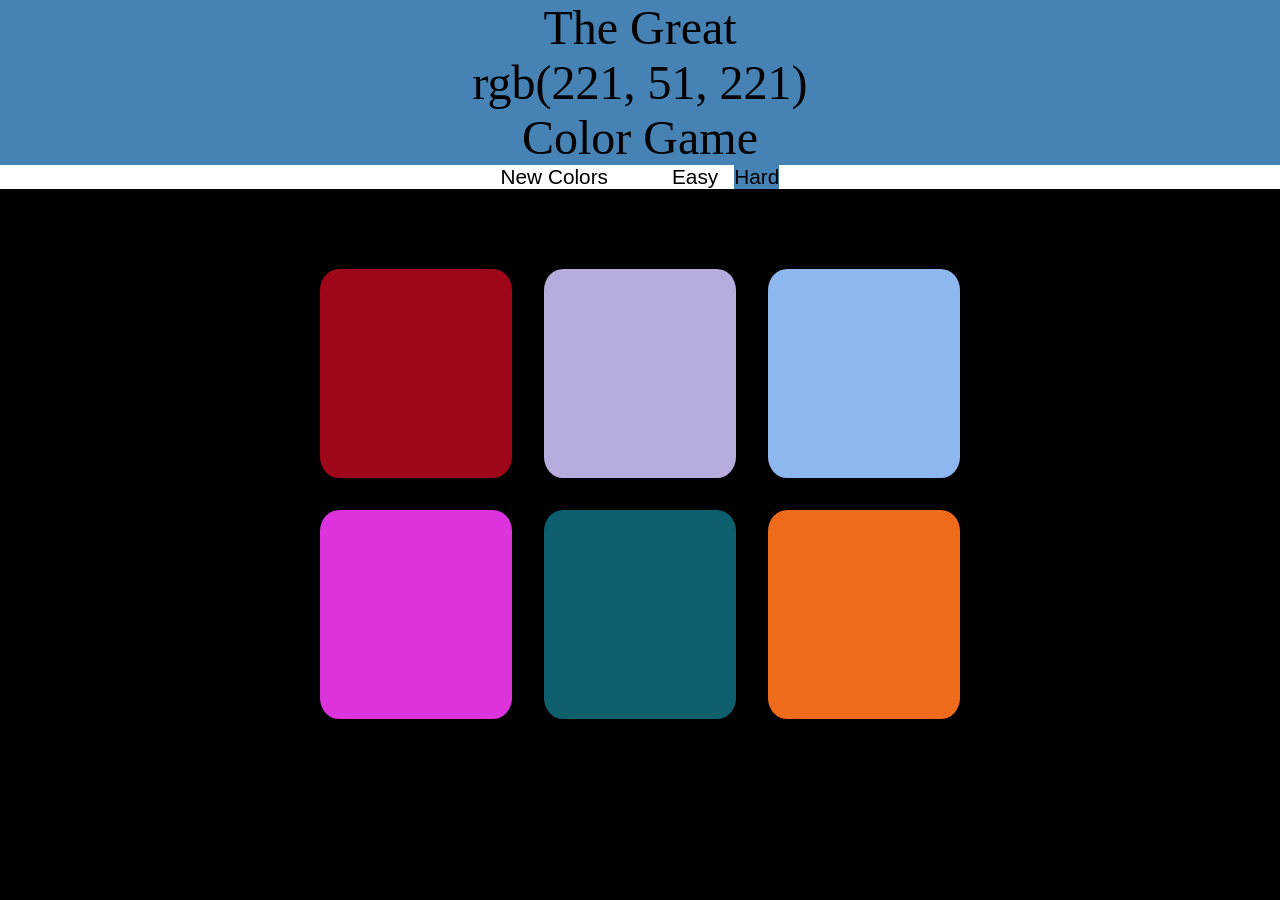
<file: colorgame2/cg.html>
<!DOCTYPE html>
<html>
  <head>
    <title>Color Game</title>
    <link rel="stylesheet" type="text/css" href="cg.css" />
  </head>
  <body>
    <header>
      The Great
      <br />
      <span id="colorDisplay">RGB</span>
      <br />
      Color Game
    </header>

    <div id="stripe">
      <button id="reset">New Colors</button>
      <span id="message"></span>
      <div class="levels">
        <button class="mode">Easy</button>
        <button class="mode selected">Hard</button>
      </div>
    </div>

    <div id="container">
      <div class="square"></div>
      <div class="square"></div>
      <div class="square"></div>
      <div class="square"></div>
      <div class="square"></div>
      <div class="square"></div>
    </div>

    <script type="text/javascript" src="cg.js"></script>
  </body>
</html>
</file>
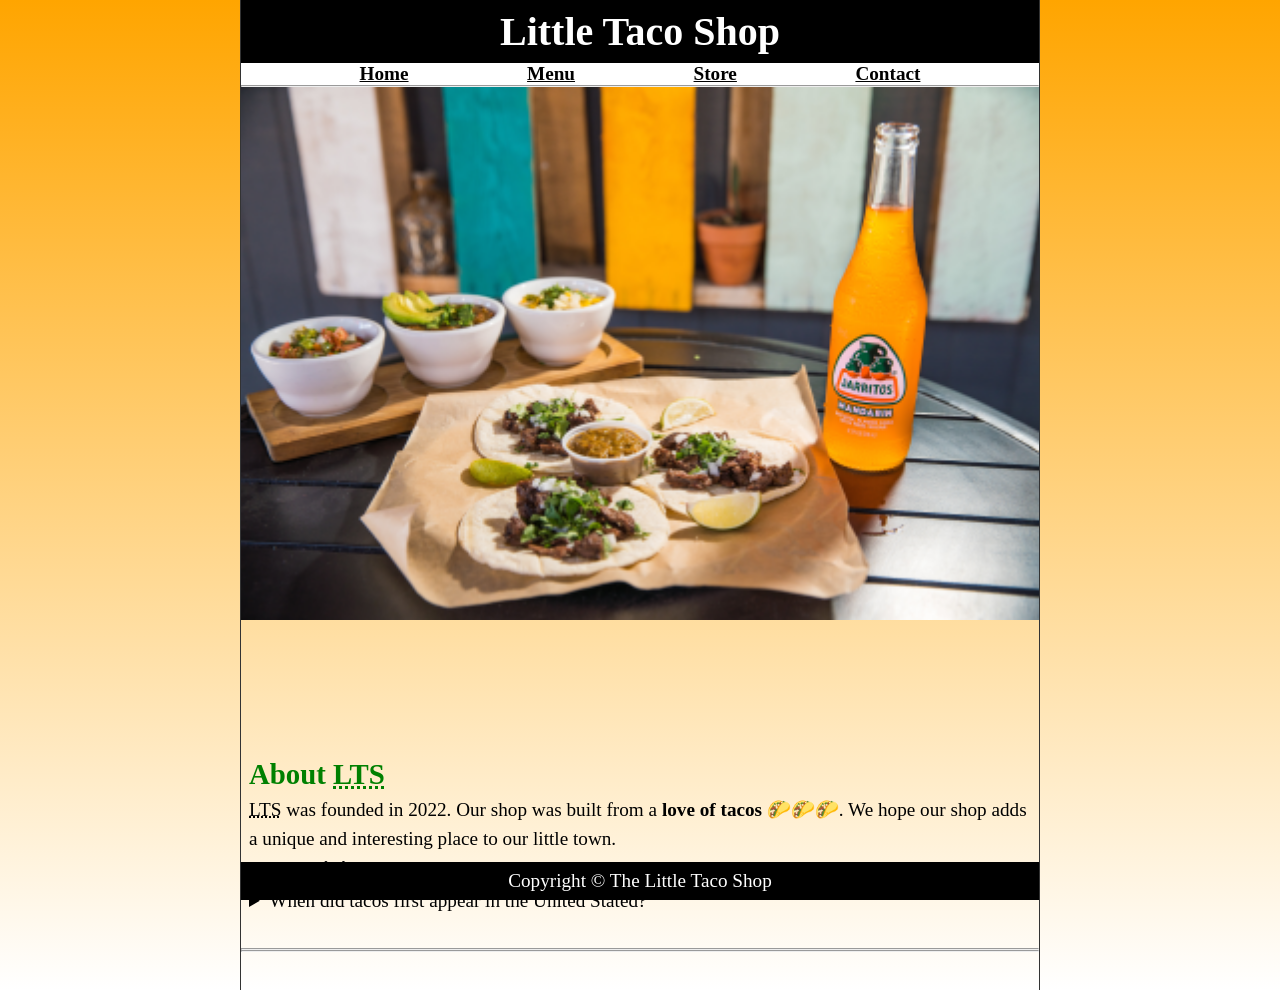
<file: little taco shop/about.html>
<!DOCTYPE html>
<html lang="en">

<head>
    <meta charset="UTF-8">
    <meta name="author" content="Dave Gray">
    <meta name="description" content="The official website for The Little Taco Shop">
    <title>The Little Taco Shop</title>
    <link rel="icon" href="favicon.ico" type="image/x-icon">
    <link rel="stylesheet" href="css/style.css">
</head>

<body>
    <header>
        <h1>Little Taco Shop</h1>
        <nav class="links">
            <ul>
                <li>
                    <a href="/">Home</a>
                </li>
                <li>
                    <a href="/#menu">Menu</a>
                </li>
                <li>
                    <a href="hours.html">Store</a>
                </li>
                <li>
                    <a href="contact.html">Contact</a>
                </li>
            </ul>
        </nav>

    </header>
    <hr>
    <main>
        <figure>
            <img src="img/tacos_and_drink_400x267.png" alt="Tacos and a Drink" title="We love tacos!" width="400"
                height="267">
            <figcaption>
                Tacos and a Drink
            </figcaption>
        </figure>
        
        <article id="about" class="hoursmain">
            <h2>About <abbr title="The Little Taco Shop">LTS</abbr></h2>
            <p>
                <abbr title="The Little Taco Shop">LTS</abbr> was founded in <time datetime="2022">2022</time>. Our shop
                was built from a <strong>love of tacos</strong> 🌮🌮🌮. We hope our shop adds a unique and interesting
                place to our little town.
            </p>
            <aside>
                <h3>Taco Trivia</h3>
                <details>
                    <summary>When did tacos first appear in the United Stated?</summary>
                    <p>
                        Jeffrey M. Pilcher, taco historian and professor of history at the University of Minnesota, says
                        the earliest mention of tacos in the United States are in a newspaper from <time
                            datetime="1905">1905</time>. (Source: <cite><a
                                href="https://www.smithsonianmag.com/arts-culture/where-did-the-taco-come-from-81228162/"
                                target="_blank">Smithsonian Magazine</a></cite>)
                    </p>
                </details>
            </aside>
        </article>
        <hr>
    </main>
    <hr>
    <footer>
        <p>Copyright &copy; The Little Taco Shop</p>
    </footer>
</body>

</html>
</file>
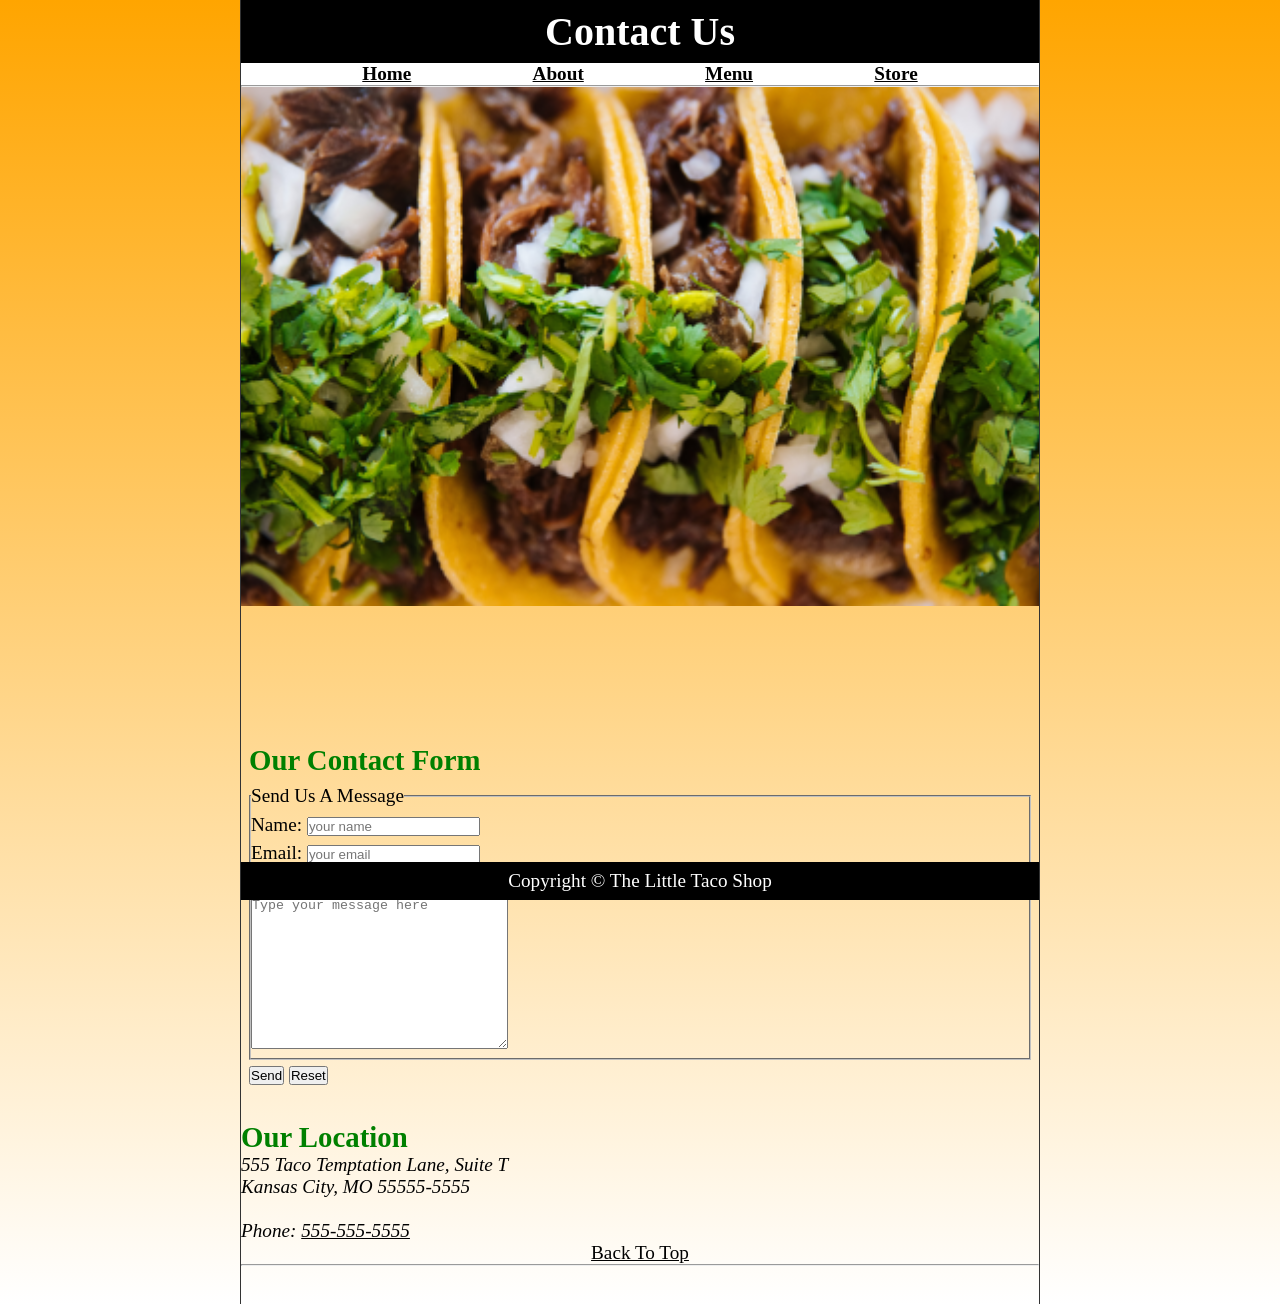
<file: little taco shop/contact.html>
<!DOCTYPE html>
<html lang="en">

<head>
    <meta charset="UTF-8">
    <meta name="author" content="Dave Gray">
    <meta name="description" content="Contact information for The Little Taco Shop">
    <title>Contact Us - LTS</title>
    <link rel="icon" href="favicon.ico" type="image/x-icon">
    <link rel="stylesheet" href="css/style.css">
</head>

<body>
    <header>
        <h1>Contact Us</h1>
        <nav>
            <ul>
                <li>
                    <a href="/">Home</a>
                </li>
                <li>
                    <a href="about.html">About</a>
                </li>
                <li>
                    <a href="/#menu">Menu</a>
                </li>
                <li>
                    <a href="hours.html">Store</a>
                </li>
            </ul>
        </nav>
    </header>
    <hr>
    <main>
        
        <figure>
            <img src="img/tacos_close_up_400x260.png" alt="Little Taco Shop Tacos" title="Tacos ready to eat!"
                width="400" height="260">
            <figcaption>
                Little Taco Shop Tacos
            </figcaption>
        </figure>

        <section class="hoursmain">
            <h2>Our Contact Form</h2>

            <form action="https://httpbin.org/get" method="get">
                <fieldset>
                    <legend>Send Us A Message</legend>
                    <p>
                        <label for="name">Name:</label>
                        <input type="text" name="name" id="name" placeholder="your name" required>
                    </p>
                    <p>
                        <label for="email">Email:</label>
                        <input type="email" name="email" id="email" placeholder="your email" required>
                    </p>
                    <p>
                        <label for="message">Your Message:</label>
                        <br>
                        <textarea name="message" id="message" cols="30" rows="10"
                            placeholder="Type your message here"></textarea>
                    </p>
                </fieldset>
                <button type="submit">Send</button>
                <button type="reset">Reset</button>
            </form>
        </section>
        <section>
            <h2>Our Location</h2>
            <address>
                555 Taco Temptation Lane, Suite T<br>
                Kansas City, MO 55555-5555
                <br><br>
                Phone: <a href="tel:+5555555555">555-555-5555</a>
            </address>
        </section>
        <p>
            <div class="top"><a href="#">Back To Top</a>
            </div>
        </p>
    </main>
    <hr>
    <footer>
        <p>Copyright &copy; The Little Taco Shop</p>
    </footer>
</body>

</html>
</file>
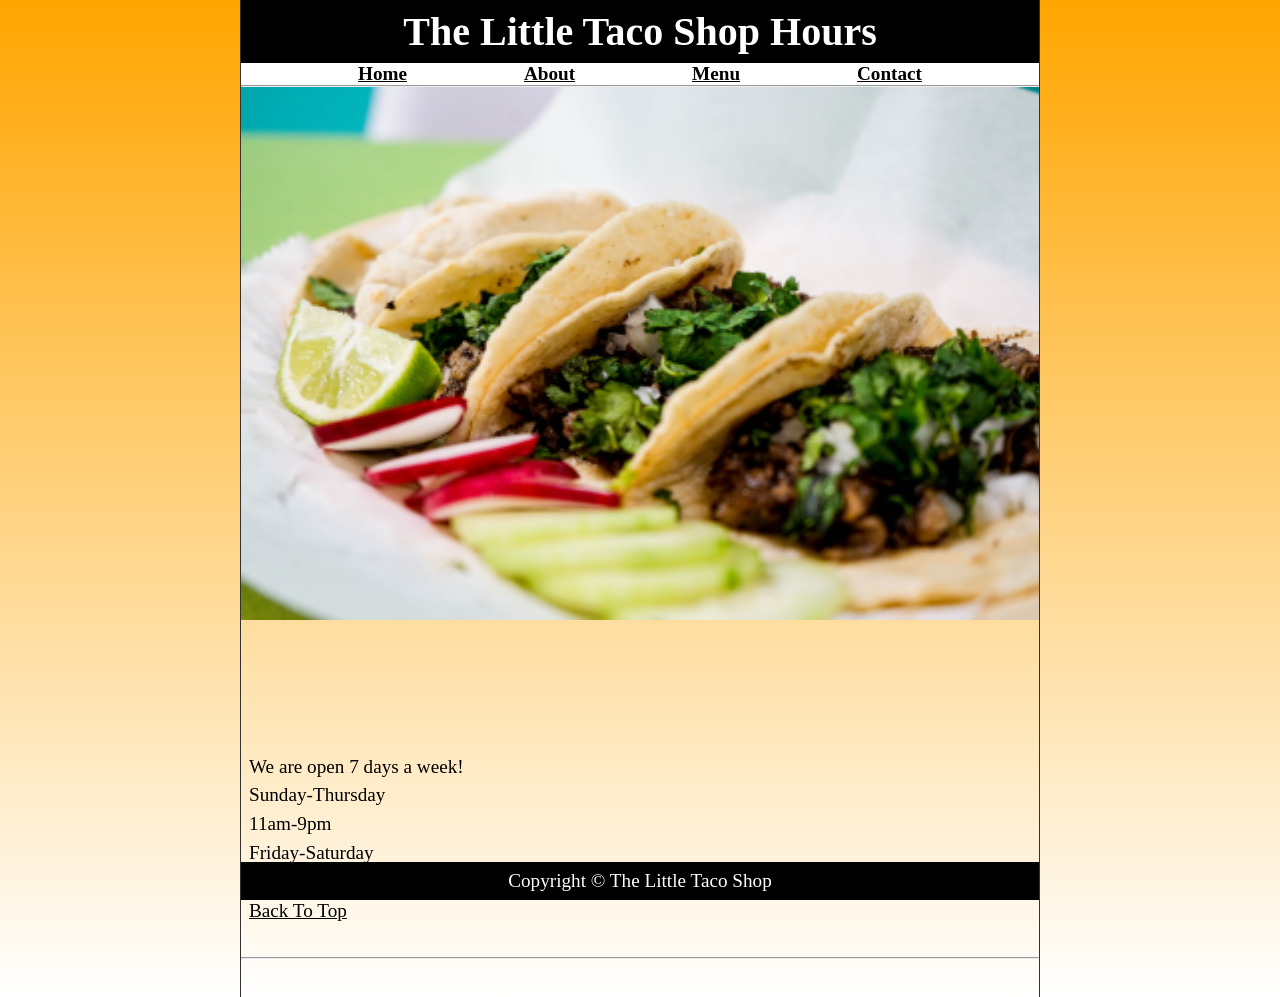
<file: little taco shop/hours.html>
<!DOCTYPE html>
<html lang="en">

<head>
    <meta charset="UTF-8">
    <meta name="author" content="Dave Gray">
    <meta name="description" content="Store Hours for The Little Taco Shop">
    <title>LTS Hours</title>
    <link rel="icon" href="favicon.ico" type="image/x-icon">
    <link rel="stylesheet" href="css/style.css">
</head>

<body>
    <header>
        <h1>The Little Taco Shop Hours</h1>
        <nav>
            <ul>
                <li>
                    <a href="/">Home</a>
                </li>
                <li>
                    <a href="about.html">About</a>
                </li>
                <li>
                    <a href="/#menu">Menu</a>
                </li>
                <li>
                    <a href="contact.html">Contact</a>
                </li>
            </ul>
        </nav>
    </header>
    <hr>
    <main>
        <figure>
            <img src="img/tacos_tray_400x267.png" alt="A Tray of Tasty Tacos" title="We love trays of tacos!"
                width="400" height="267">
            <figcaption>
                A Tray of Tasty Tacos
            </figcaption>
        </figure>
       <div class="hoursmain">
        <p>
            We are open 7 days a week!
        </p>
        <dl>
            <dt>Sunday-Thursday</dt>
            <dd>11am-9pm</dd>
            <dt>Friday-Saturday</dt>
            <dd>11am-11pm</dd>
        </dl>
        <p>
            <a href="#">Back To Top</a>
        </p>
       </div>
    </main>
    <hr>
    <footer>
        <p>Copyright &copy; The Little Taco Shop</p>
    </footer>
</body>

</html>
</file>
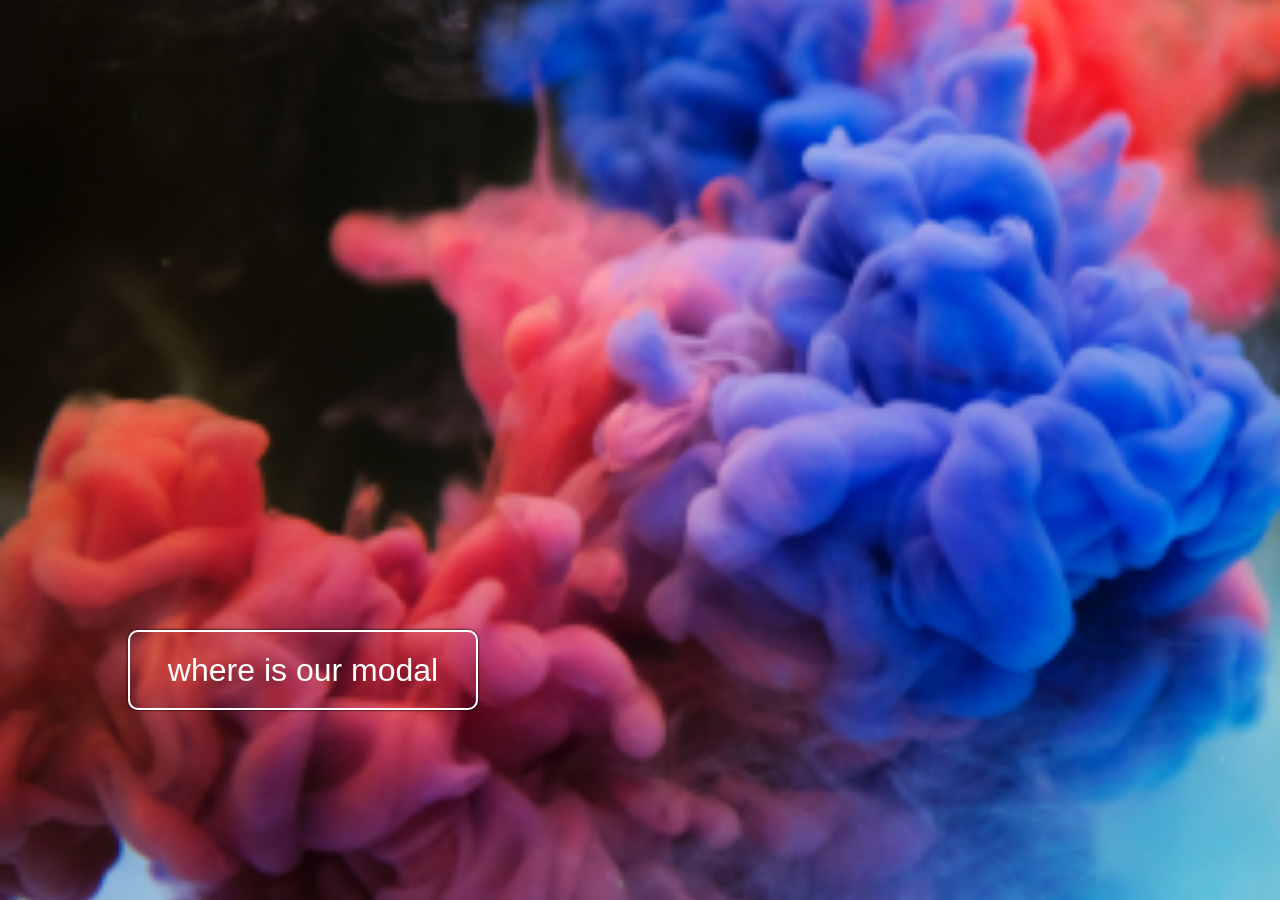
<file: modal/modal.html>
<!DOCTYPE html>
<html>
  <head>
    <title>Color Game</title>
    <link rel="stylesheet" type="text/css" href="modal.css" />
  </head>
  <body>
    <button id="open-btn">
      <p>where is our modal</p>
    </button>

    <div id="modal-container">
      <div id="modal">
        <p>here i am</p>
        <div id="close-btn">&times;</div>
      </div>
    </div>
    <script type="text/javascript" src="modal.js"></script>
  </body>
</html>
</file>
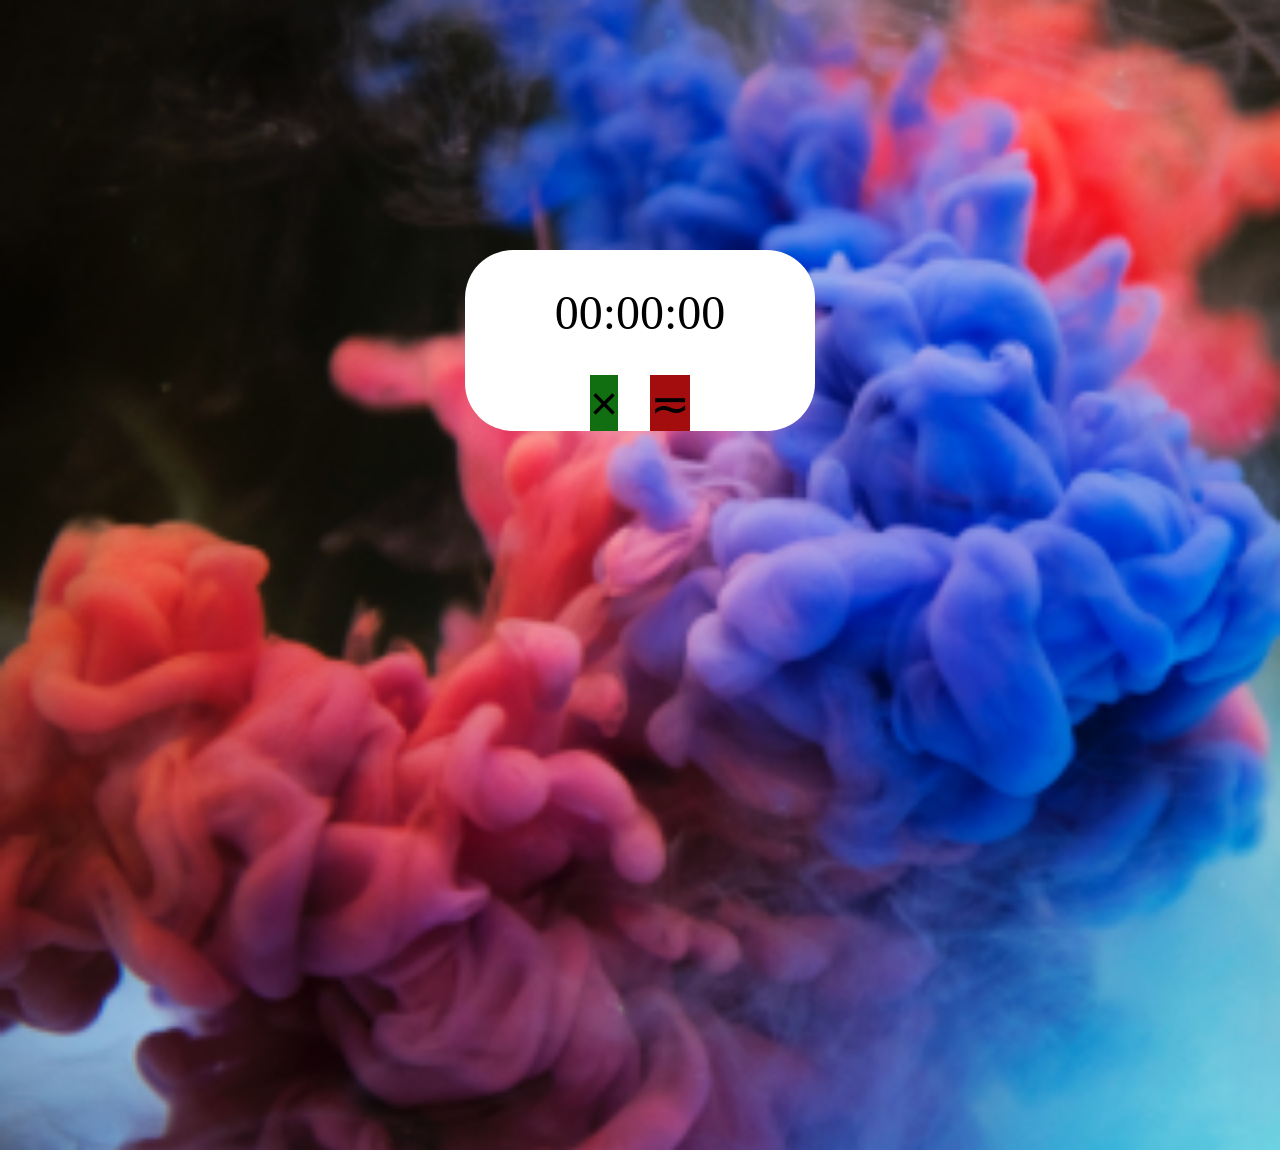
<file: timer/timer.html>
<!DOCTYPE html>
<html>
  <head>
    <title>Timer</title>
    <link rel="stylesheet" type="text/css" href="timer.css" />
  </head>
  <body>
    <section id="container">
      <div id="timer">00:00:00</div>

      <div id="actions">
        <button id="start-button">&times;</button>
        <button id="reset-button">&EqualTilde;</button>
      </div>
    </section>
    <script type="text/javascript" src="timer.js"></script>
  </body>
</html>
</file>
<file: egator rebuild/css/style.css>
* {
    margin: 0;
    padding: 0;
    border: 0;
    outline: 0;
    text-decoration: none;
    list-style: none;
    box-sizing: border-box;
}

:root {
    --color-primary: #6c63ff;
    --color-success: #00bf8e;
    --color-warning: #f7c94b;
    --color-danger: #f75842;
    --color-danger-variant: rgba(247, 88, 66, 0.4);
    --color-white: #fff;
    --color-light: rgba(255, 255, 255, 0.7);
    --color-black: #000;
    --color-bg: #1f2641;
    --color-bg1: #2e3267;
    --color-bg2: #424890;

    --ccontainer-width-lg: 80%;
    --ccontainer-width-md: 90%;
    --ccontainer-width-sm: 94%;
    
    --transition: all 400ms ease;
}

body {
    font-family: 'Times New Roman', Times, serif;
    line-height: 1.7;
    color: var(--color-white);
    background: var(--color-bg);
    position: relative;
}

.container {
    width: var(--ccontainer-width-lg);
    margin: 0 auto;
}

section {
    padding: 6rem 0;
}

section h2 {
    text-align: center;
    margin-bottom: 4rem;
}

h1, h2, h3, h4, h5 {
    line-height: 1.2;
}

h1 {
    font-size: 2.4rem;
}

h2{
    font-size: 2rem;
}

h3 {
    font-size: 1.6rem;
}

h4 {
    font-size: 1.3rem;
}

a {
    color: var(--color-white);
}

img {
    width: 100%;
    display: block;
    object-fit: cover;
}

.btn {
    display: inline-block;
    background: var(--color-white);
    color: var(--color-black);
    padding: 1rem 2rem;
    border: 1px solid transparent;
    font-weight: 500;
}

.btn:hover {
    background: transparent;
    color: var(--color-white);
    border-color: var(--color-white);

}

.btn-primary {
    background: var(--color-danger);
    color: var(--color-white);
}

/* navbar */
nav {
    background: transparent;
    width: 100vw;
    height: 5rem;
    position: fixed;
    top: 0;
    z-index: 11;
}

/* change navbar styles on scroll using javascript */
.window-scroll {
    background: var(--color-primary);
    box-shadow: 0 1rem 2rem rgba(0, 0, 0, 0.2);
}

.nav__container {
    height: 100%;
    display: flex;
    justify-content: space-between;
    align-items: center;
}

nav button {
    display: none;
}

.nav__menu {
    display: flex;
    align-items: center;
    gap: 4rem;
}

.nav__menu a {
    font-size: 0.9rem;
    transition: var(--transition);
}

.nav__menu a:hover {
    color: var(--color-bg);
}

/* --------------------header----------------------------- */

header {
    position: relative;
    top: 5rem;
    overflow: hidden;
    height: 70vh;
    margin-bottom: 5rem;
}

.header__container {
    display: grid;
    grid-template-columns: 1fr 1fr;
    align-items: center;
    gap: 5rem;
    height: 100%;
}

.header__left p {
    margin: 1rem 0 2.4rem;
}

/* --------------------categories----------------------------- */

.categories {
    background: var(--color-bg1);
    height: 29rem;
}

.categories h1 {
    line-height: 1;
    margin-bottom: 3rem;
}

.categories__container {
    display: grid;
    grid-template-columns: 40% 60%;
    /* gap: 4rem; */
}

.categories__left {
    margin-right: 4rem;
}

.categories__left p {
    margin: 1rem 0 3rem;
}

.categories__right {
    display: grid;
    grid-template-columns: repeat(3, 1fr);
    gap: 1.2rem;
}

.category {
    background: var(--color-bg2);
    padding: 2rem;
    border-radius: 2rem;
    transition: var(--transition);
}

.category:hover {
    box-shadow: 0 3rem 3rem rgba(0, 0, 0, 0.3);
    z-index: 1;
}

.categories:nth-child(2) .category__icon {
    background: var(--color-danger);
}

.categories:nth-child(3) .category__icon {
    background: var(--color-success);
}

.categories:nth-child(4)  .category__icon {
    background: var(--color-warning);
}

.categories:nth-child(5)  .category__icon {
    background: var(--color-success);
}


.category__icon {
    background: var(--color-primary);
    padding: 0.7rem;
    border-radius: 0.9rem;
}

.category h5 {
    margin: 2rem 0 1rem;
}

.category p {
    font-size: 0.85rem;
}


/* --------------------POPULAR  COURSES----------------------------- */

.courses {
    margin-top: 10rem;
}

.courses__container {
    display: grid;
    grid-template-columns: repeat(3, 1fr);
    gap: 2rem;
}

.course {
    background: var(--color-bg1);
    text-align: center;
    border: 1px solid transparent;
    transition: var(--transition);
} 

.course:hover {
    background: transparent;
    border-color: var(--color-primary);
}

.course__info {
    padding: 2rem;
}

.course__info p {
    margin: 1.2rem 0 2rem;
    font-size: 0.9rem;
}

/* ------------------------------faq------------------------------------------- */



.faqs {
    background-color: var(--color-bg1);
    box-shadow: inset 0 0 3rem rgba(0, 0, 0, 0.5);
}

.faqs__container {
    display: grid;
    grid-template-columns: 1fr 1fr;
    gap: 1rem;
}

.faq {
    padding: 2rem;
    display: flex;
    align-items: center;
    gap: 1.4rem;
    height: fit-content;
    background: var(--color-primary);
    cursor: pointer;
}

.faq h4 {
    font-size: 1rem;
    line-height: 2.2rem;
}

.faq__icon {
    align-self: flex-start;
    font-size: 1.2rem;
}

.faq p {
    margin-top: 0.5rem;
    display: none;
}
.faq.open p {
    display: block;
}


/* ------------------------------------------------------------------- TESTIMONIAL-------------------------------------*/

.testimonials__container {
    overflow-x: hidden;
    position: relative;
    margin-bottom: 5rem;
}

.testimonial {
    padding-top: 2rem;
}

.avatar {
    width: 6rem;
    height: 6rem;
    border-radius: 50%;
    overflow: hidden;
    margin: 0 auto 1rem;
    border: 1rem solid var(--color-bg1);
}

.testimonial__info {
    text-align: center;
}

.testimonial__body {
    background: var(--color-primary);
    padding: 2rem;
    margin-top: 3rem;
    position: relative;
}

.testimonial__body::before {
    content: "";
    display: block;
    background: linear-gradient( 135deg, transparent, var(--color-primary), var(--color-primary), var(--color-primary));
    width: 3rem;
    height: 3rem;
    position: absolute;
    left: 50%;
    top: -1.5rem;
    transform: rotate(45deg);
}

/* swiperjs 1:23:00 */

.swiper {
    width: 100%;
    height: 100%;
}

.swiper-slide {
    text-align: center;
    font-size: 18px;
    background: #fff;
    display: flex;
    justify-content: center;
    align-items: center;
}

.swiper-slide img {
    display: block;
    width: 100%;
    height: 100%;
    object-fit: cover; 
}
</file>
<file: little taco shop/css/style.css>
* {
    padding: 0;
    margin: 0;
    box-sizing: border-box;
}

html {
    scroll-behavior: smooth;
}

body {
    min-height: 100vh;
    max-width: 800px;
    margin: 0 auto;;
    border-left: 1px solid #333;
    border-right: 1px solid #333;
    background-image: linear-gradient(orange, #fff);
    font-size: 1.2rem;
}

main {
    position: relative;
}

header, footer {
    position: sticky;
    background-color: #000;
}

header {
    top: 0;
}

footer {
    bottom: 0;
    color: #fff;
    text-align: center;
    padding: 0.5rem;
}

h1 {
    background-color: #000;
    color: #fff;
    text-align: center;
    padding: 0.5rem;
    font-size: 2.5rem;
}

ul {
    list-style-type: none;
    background-color: #fff;
    display: flex;
    flex-direction: row;
    justify-content: space-evenly;
    font-weight: 800;
}

img {
    width: 100%;
    height: auto;
    
}

figcaption {
    display: none;
}

h2 {
    color: green;
}

th, td, caption {
    border: 1px solid #333;
    font-family: 'Courier New', Courier, monospace;
    border-collapse: separate;
    padding: 0.5rem;
}

.top {
    display: block;
    text-align: center;
}

.hoursmain {
    margin: 8rem 0.5rem 2rem;
    line-height: 1.5;
}

a:any-link {
    color: #000;
}

a:hover, a:focus {
    opacity: 0.6;
}

.design {
    background-color: green;
    color: #fff;
    width: 30%;
    font-size: 2rem;
    padding: 0.5rem;
    margin-left: 0.5rem;
    animation: slide 0.5s ease-in-out forwards;
    position: absolute;
    z-index: 1;
}

@keyframes slide {
    0% {
        top: -20px;
        transform: skew(0deg, -5deg) scaleY(0);
    }

    80% {
        top: 30px;
        transform: skew(10deg, -5deg) scaleY(1.2);
    }

    100% {
        top: 20px;
        transform: skew(-10deg, -5deg) scaleY(1);
    }
}
</file>
<file: menu pick/styles.css>
/*
=============== 
Fonts
===============
*/
@import url("https://fonts.googleapis.com/css?family=Open+Sans|Roboto:400,700&display=swap");

/*
=============== 
Variables
===============
*/

:root {
  /* dark shades of primary color*/
  --clr-primary-1: hsl(205, 86%, 17%);
  --clr-primary-2: hsl(205, 77%, 27%);
  --clr-primary-3: hsl(205, 72%, 37%);
  --clr-primary-4: hsl(205, 63%, 48%);
  /* primary/main color */
  --clr-primary-5: #49a6e9;
  /* lighter shades of primary color */
  --clr-primary-6: hsl(205, 89%, 70%);
  --clr-primary-7: hsl(205, 90%, 76%);
  --clr-primary-8: hsl(205, 86%, 81%);
  --clr-primary-9: hsl(205, 90%, 88%);
  --clr-primary-10: hsl(205, 100%, 96%);
  /* darkest grey - used for headings */
  --clr-grey-1: hsl(209, 61%, 16%);
  --clr-grey-2: hsl(211, 39%, 23%);
  --clr-grey-3: hsl(209, 34%, 30%);
  --clr-grey-4: hsl(209, 28%, 39%);
  /* grey used for paragraphs */
  --clr-grey-5: hsl(210, 22%, 49%);
  --clr-grey-6: hsl(209, 23%, 60%);
  --clr-grey-7: hsl(211, 27%, 70%);
  --clr-grey-8: hsl(210, 31%, 80%);
  --clr-grey-9: hsl(212, 33%, 89%);
  --clr-grey-10: hsl(210, 36%, 96%);
  --clr-white: #fff;
  --clr-red-dark: hsl(360, 67%, 44%);
  --clr-red-light: hsl(360, 71%, 66%);
  --clr-green-dark: hsl(125, 67%, 44%);
  --clr-green-light: hsl(125, 71%, 66%);
  --clr-gold: #c59d5f;
  --clr-black: #222;
  --ff-primary: "Roboto", sans-serif;
  --ff-secondary: "Open Sans", sans-serif;
  --transition: all 0.3s linear;
  --spacing: 0.25rem;
  --radius: 0.5rem;
  --light-shadow: 0 5px 15px rgba(0, 0, 0, 0.1);
  --dark-shadow: 0 5px 15px rgba(0, 0, 0, 0.2);
  --max-width: 1170px;
  --fixed-width: 620px;
}
/*
=============== 
Global Styles
===============
*/

*,
::after,
::before {
  margin: 0;
  padding: 0;
  box-sizing: border-box;
}
body {
  font-family: var(--ff-secondary);
  background: var(--clr-grey-10);
  color: var(--clr-grey-1);
  line-height: 1.5;
  font-size: 0.875rem;
}
ul {
  list-style-type: none;
}
a {
  text-decoration: none;
}
img:not(.logo) {
  width: 100%;
}
img {
  display: block;
}

h1,
h2,
h3,
h4 {
  letter-spacing: var(--spacing);
  text-transform: capitalize;
  line-height: 1.25;
  margin-bottom: 0.75rem;
  font-family: var(--ff-primary);
}
h1 {
  font-size: 3rem;
}
h2 {
  font-size: 2rem;
}
h3 {
  font-size: 1.25rem;
}
h4 {
  font-size: 0.875rem;
}
p {
  margin-bottom: 1.25rem;
  color: var(--clr-grey-5);
}
@media screen and (min-width: 800px) {
  h1 {
    font-size: 4rem;
  }
  h2 {
    font-size: 2.5rem;
  }
  h3 {
    font-size: 1.75rem;
  }
  h4 {
    font-size: 1rem;
  }
  body {
    font-size: 1rem;
  }
  h1,
  h2,
  h3,
  h4 {
    line-height: 1;
  }
}
/*  global classes */

.btn {
  text-transform: uppercase;
  background: transparent;
  color: var(--clr-black);
  padding: 0.375rem 0.75rem;
  letter-spacing: var(--spacing);
  display: inline-block;
  transition: var(--transition);
  font-size: 0.875rem;
  border: 2px solid var(--clr-black);
  cursor: pointer;
  box-shadow: 0 1px 3px rgba(0, 0, 0, 0.2);
  border-radius: var(--radius);
}
.btn:hover {
  color: var(--clr-white);
  background: var(--clr-black);
}
/* section */
.section {
  padding: 5rem 0;
}

main {
  min-height: 100vh;
  display: grid;
  place-items: center;
}
/*
=============== 
Menu
===============
*/

.menu {
  padding: 5rem 0;
}
.title {
  text-align: center;
  margin-bottom: 2rem;
}
.underline {
  width: 5rem;
  height: 0.25rem;
  background: var(--clr-gold);
  margin-left: auto;
  margin-right: auto;
}
.btn-container {
  margin-bottom: 4rem;
  display: flex;
  justify-content: center;
}
.filter-btn {
  background: transparent;
  border-color: var(--clr-gold);
  font-size: 1rem;
  text-transform: capitalize;
  margin: 0 0.5rem;
  letter-spacing: 1px;
  border-radius: var(--radius);
  padding: 0.375rem 0.75rem;
  color: var(--clr-gold);
  cursor: pointer;
  transition: var(--transition);
}
.filter-btn:hover {
  background: var(--clr-gold);
  color: var(--clr-white);
}
.section-center {
  width: 90vw;
  margin: 0 auto;
  max-width: 1170px;
  display: grid;
  gap: 3rem 2rem;
  justify-items: center;
}
.menu-item {
  display: grid;
  gap: 1rem 2rem;
  max-width: 25rem;
}
.photo {
  object-fit: cover;
  height: 200px;
  border: 0.25rem solid var(--clr-gold);
  border-radius: var(--radius);
}
.item-info header {
  display: flex;
  justify-content: space-between;
  border-bottom: 0.5px dotted var(--clr-grey-5);
}
.item-info h4 {
  margin-bottom: 0.5rem;
}
.price {
  color: var(--clr-gold);
}
.item-text {
  margin-bottom: 0;
  padding-top: 1rem;
}

@media screen and (min-width: 768px) {
  .menu-item {
    grid-template-columns: 225px 1fr;
    gap: 0 1.25rem;
    max-width: 40rem;
  }
  .photo {
    height: 175px;
  }
}
@media screen and (min-width: 1200px) {
  .section-center {
    width: 95vw;
    grid-template-columns: 1fr 1fr;
  }
  .photo {
    height: 150px;
  }
}
</file>
<file: Q & A/styles.css>
/*
=============== 
Fonts
===============
*/
@import url("https://fonts.googleapis.com/css?family=Open+Sans|Roboto:400,700&display=swap");

/*
=============== 
Variables
===============
*/

:root {
  /* dark shades of primary color*/
  --clr-primary-1: hsl(205, 86%, 17%);
  --clr-primary-2: hsl(205, 77%, 27%);
  --clr-primary-3: hsl(205, 72%, 37%);
  --clr-primary-4: hsl(205, 63%, 48%);
  /* primary/main color */
  --clr-primary-5: #49a6e9;
  /* lighter shades of primary color */
  --clr-primary-6: hsl(205, 89%, 70%);
  --clr-primary-7: hsl(205, 90%, 76%);
  --clr-primary-8: hsl(205, 86%, 81%);
  --clr-primary-9: hsl(205, 90%, 88%);
  --clr-primary-10: hsl(205, 100%, 96%);
  /* darkest grey - used for headings */
  --clr-grey-1: hsl(209, 61%, 16%);
  --clr-grey-2: hsl(211, 39%, 23%);
  --clr-grey-3: hsl(209, 34%, 30%);
  --clr-grey-4: hsl(209, 28%, 39%);
  /* grey used for paragraphs */
  --clr-grey-5: hsl(210, 22%, 49%);
  --clr-grey-6: hsl(209, 23%, 60%);
  --clr-grey-7: hsl(211, 27%, 70%);
  --clr-grey-8: hsl(210, 31%, 80%);
  --clr-grey-9: hsl(212, 33%, 89%);
  --clr-grey-10: hsl(210, 36%, 96%);
  --clr-white: #fff;
  --clr-red-dark: hsl(360, 67%, 44%);
  --clr-red-light: hsl(360, 71%, 66%);
  --clr-green-dark: hsl(125, 67%, 44%);
  --clr-green-light: hsl(125, 71%, 66%);
  --clr-gold: #c59d5f;
  --clr-black: #222;
  --ff-primary: "Roboto", sans-serif;
  --ff-secondary: "Open Sans", sans-serif;
  --transition: all 0.3s linear;
  --spacing: 0.25rem;
  --radius: 0.5rem;
  --light-shadow: 0 5px 15px rgba(0, 0, 0, 0.1);
  --dark-shadow: 0 5px 15px rgba(0, 0, 0, 0.2);
  --max-width: 1170px;
  --fixed-width: 620px;
}
/*
=============== 
Global Styles
===============
*/

*,
::after,
::before {
  margin: 0;
  padding: 0;
  box-sizing: border-box;
}
body {
  font-family: var(--ff-secondary);
  background: var(--clr-grey-10);
  color: var(--clr-grey-1);
  line-height: 1.5;
  font-size: 0.875rem;
}
ul {
  list-style-type: none;
}
a {
  text-decoration: none;
}
img:not(.logo) {
  width: 100%;
}
img {
  display: block;
}

h1,
h2,
h3,
h4 {
  letter-spacing: var(--spacing);
  text-transform: capitalize;
  line-height: 1.25;
  margin-bottom: 0.75rem;
  font-family: var(--ff-primary);
}
h1 {
  font-size: 3rem;
}
h2 {
  font-size: 2rem;
}
h3 {
  font-size: 1.25rem;
}
h4 {
  font-size: 0.875rem;
}
p {
  margin-bottom: 1.25rem;
  color: var(--clr-grey-5);
}
@media screen and (min-width: 800px) {
  h1 {
    font-size: 4rem;
  }
  h2 {
    font-size: 2.5rem;
  }
  h3 {
    font-size: 1.75rem;
  }
  h4 {
    font-size: 1rem;
  }
  body {
    font-size: 1rem;
  }
  h1,
  h2,
  h3,
  h4 {
    line-height: 1;
  }
}
/*  global classes */

.btn {
  text-transform: uppercase;
  background: transparent;
  color: var(--clr-black);
  padding: 0.375rem 0.75rem;
  letter-spacing: var(--spacing);
  display: inline-block;
  transition: var(--transition);
  font-size: 0.875rem;
  border: 2px solid var(--clr-black);
  cursor: pointer;
  box-shadow: 0 1px 3px rgba(0, 0, 0, 0.2);
  border-radius: var(--radius);
}
.btn:hover {
  color: var(--clr-white);
  background: var(--clr-black);
}
/* section */
.section {
  padding: 5rem 0;
}

.section-center {
  width: 90vw;
  margin: 0 auto;
  max-width: 1170px;
}
@media screen and (min-width: 992px) {
  .section-center {
    width: 95vw;
  }
}
main {
  min-height: 100vh;
  display: grid;
  place-items: center;
}
/*
=============== 
Questions
===============
*/
.title {
  margin-top: 15vh;
  margin-bottom: 4rem;
}
.title h2 {
  color: var(--clr-gold);
  font-family: "Great Vibes", cursive;
  text-align: center;
}
.section-center {
  max-width: var(--fixed-width);
}
.question {
  background: var(--clr-white);
  border-radius: var(--radius);
  box-shadow: var(--light-shadow);
  padding: 1.5rem 1.5rem 0 1.5rem;
  margin-bottom: 2rem;
}
.question-title {
  display: flex;
  justify-content: space-between;
  align-items: center;
  text-transform: capitalize;
  padding-bottom: 1rem;
}

.question-title p {
  margin-bottom: 0;
  letter-spacing: var(--spacing);
  color: var(--clr-grey-1);
}
.question-btn {
  font-size: 1.5rem;
  background: transparent;
  border-color: transparent;
  cursor: pointer;
  color: var(--clr-gold);
  transition: var(--transition);
}
.question-btn:hover {
  transform: rotate(90deg);
}
.question-text {
  padding: 1rem 0 1.5rem 0;
  border-top: 1px solid rgba(0, 0, 0, 0.2);
}
.question-text p {
  margin-bottom: 0;
}
/* hide text */
.question-text {
  display: none;
}
.show-text .question-text {
  display: block;
}
.minus-icon {
  display: none;
}
.show-text .minus-icon {
  display: inline;
}
.show-text .plus-icon {
  display: none;
}
</file>
<file: youtube event/style.css>
* {
  margin: 0;
  padding: 0;
  box-sizing: border-box;
}

body {
  display: flex;
  justify-content: center;
  align-self: center;
}

main {
  max-width: 1000px;
  border: 1px solid #000;
  border-radius: 10px;
  height: 70vh;
  margin-top: 5rem;
}

header {
  background-color: aliceblue;
  text-align: center;
  padding: 1.5rem 0;
  border-radius: 10px 10px 0 0;
}

h1 {
  font-size: 3rem;
  padding: 1rem 0;
}

header p {
  font-weight: bold;
  margin-bottom: 3rem;
}

header input {
  padding: 0.5rem;
  font-size: 1rem;
  width: 600px;
  border: none;
  box-shadow: 0 0 2px;
}

main div {
  padding: 3rem;
}

ul {
  padding: 1rem 0;
  list-style-type: none;
}

main li {
  display: flex;
  justify-content: space-between;
  padding: 1rem;
}

/* li::before {
    
} */

li span {
  font-weight: bold;
  word-spacing: 2px;
}

.delete {
  background-color: blueviolet;
  border: none;
  padding: 0.5rem;
  cursor: pointer;
}
</file>
<file: colorgame2/cg.css>
* {
  margin: 0;
  padding: 0;
  box-sizing: border-box;
}

body {
  background-color: black;
}

header {
  background-color: steelblue;
  text-align: center;
  font-size: 3rem;
}

#stripe {
  color: black;
  background: white;
  display: flex;
  /* justify-content: center; */
  column-gap: 2rem;
}

button {
  background-color: transparent;
  border: none;
  color: black;
  font-size: 1.3rem;
}
#reset {
  width: 50%;
  text-align: end;
}

.levels {
  display: flex;
  width: 50%;
  /* width: 20%; */
  /* justify-content: space-between; */
  align-items: end;
  column-gap: 1rem;
}

.selected {
  background-color: steelblue;
}

#container {
  display: grid;
  grid-template-columns: repeat(3, 1fr);
  width: 50%;
  min-height: 50vh;
  margin: 5rem auto;
  gap: 2rem;
}

.square {
  display: block;
  background-color: steelblue;
  border-radius: 10%;
}
</file>
<file: modal/modal.css>
* {
  padding: 0;
  margin: 0;
  box-sizing: border-box;
}

body {
  background: url(Images/Album\ 1.png) no-repeat center center/ cover;
  height: 100vh;
  position: relative;
}

#open-btn {
  position: absolute;
  top: 70%;
  left: 10%;
  width: 350px;
  height: 80px;
  font-size: 2rem;
  background-color: transparent;
  color: #fff;
  border: solid 2px #fff;
  border-radius: 10px;
  padding: 5px;
  box-shadow: 0 0 3px black;
  transition: 0.5s;
}

#open-btn:hover {
  background-color: #fff;
  color: #000;
}

#modal {
  background-color: #fff;
  position: absolute;
  top: 50%;
  left: 50%;
  transform: translate(-50%, -50%);
  width: 200px;
  height: 100px;
  padding: 10px 20px;
  border-radius: 5px;
  font-size: 1.5rem;
  display: flex;
  justify-content: space-between;
  align-items: center;

  animation-name: animatemodal;
  animation-duration: 0.4s;
}

#close-btn {
  font-size: 3rem;
}

#close-btn:hover {
  cursor: pointer;
  font-size: 3rem;
  color: #ff0000;
}

#modal-container {
  display: none;
  position: fixed;
  top: 0;
  left: 0;
  width: 100%;
  height: 100%;
  z-index: 1;
}
</file>
<file: timer/timer.css>
* {
  padding: 0;
  margin: 0;
  box-sizing: border-box;
}

body {
  background: url(Images/Album\ 1.png) no-repeat center center/ cover;
  height: 100vh;
}

#container {
  background-color: #fff;
  max-width: 350px;
  /* height: 50%; */
  margin: 250px auto;
  border-radius: 3rem;
}

#timer {
  font-size: 3rem;
  text-align: center;
  padding: 35px;
}

#actions {
  display: flex;
  justify-content: center;
  gap: 2rem;
}

#actions button {
  font-size: 3rem;
  border: none;
}

#start-button {
  background-color: rgb(17, 110, 17);
}

#reset-button {
  background-color: rgb(163, 13, 13);
}
</file>
